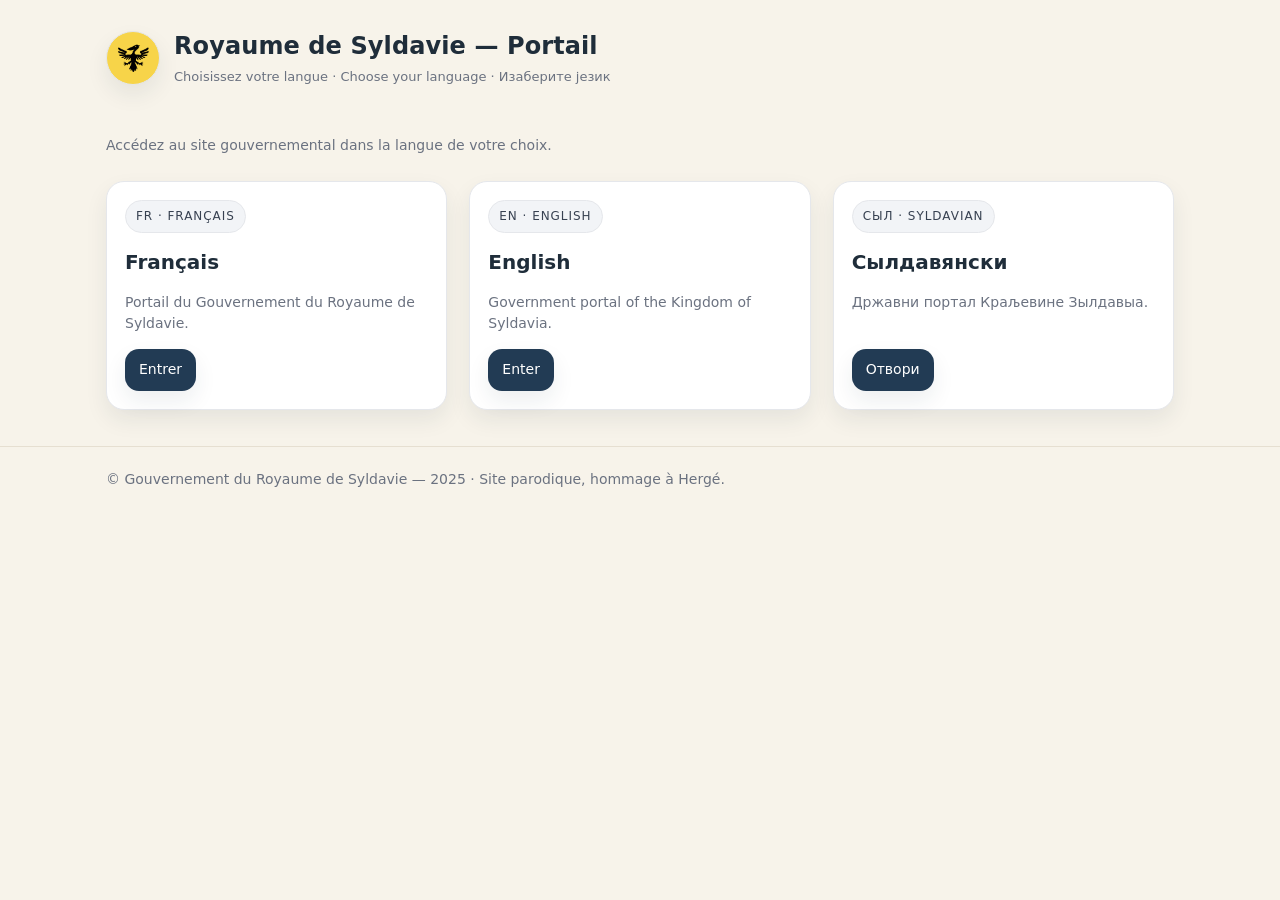
<file: index.html>
<!DOCTYPE html>
<html lang="fr">
<head>
  <meta charset="utf-8" />
  <meta name="viewport" content="width=device-width, initial-scale=1" />
  <title>Royaume de Syldavie — Portail</title>
  <meta name="description" content="Portail d’accès aux versions Français, English et Syldavian du site du Royaume de Syldavie." />
  <link rel="icon" type="image/png" href="images/favicon.png" />
  <meta name="color-scheme" content="light only" />
  <style>
    :root{
      --ink:#1f2d3a; --paper:#f7f3ea; --card:#ffffff; --gold:#f7d449;
      --muted:#6b7280; --accent:#223b54; --line:#e6dfd1;
      --shadow:0 10px 22px rgba(31,45,58,.08);
      --radius:18px;
    }
    *{box-sizing:border-box}
    html,body{margin:0;padding:0;background:var(--paper);color:var(--ink);
      font:16px/1.55 system-ui,-apple-system,Segoe UI,Roboto,"Noto Sans",Arial,"Helvetica Neue",sans-serif}
    a{color:inherit;text-decoration:none}
    .container{max-width:1100px;margin:auto;padding:0 16px}

    /* Header */
    header{padding:28px 0}
    .head{display:flex;align-items:center;justify-content:space-between;gap:18px;flex-wrap:wrap}
    .brand{display:flex;align-items:center;gap:14px}
    .crest{width:54px;height:54px;border-radius:50%;background:var(--gold);display:grid;place-items:center;
      border:1px solid #e5e7eb;box-shadow:var(--shadow);overflow:hidden}
    .crest img{width:80%;height:80%;object-fit:contain;display:block}
    h1{margin:0;font-size:24px;font-weight:800;letter-spacing:.1px}
    .subtitle{font-size:13px;color:var(--muted);margin-top:2px}

    /* Intro */
    .intro{padding:6px 0 2px 0;color:var(--muted);font-size:14px}

    /* Language grid */
    .grid{display:grid;grid-template-columns:repeat(3,1fr);gap:22px;margin:22px 0 36px}
    .card{background:var(--card);border:1px solid #e5e7eb;border-radius:var(--radius);box-shadow:var(--shadow);padding:18px;display:flex;flex-direction:column;gap:14px;min-height:180px}
    .tag{display:inline-flex;align-items:center;gap:8px;font-size:12px;color:#374151;background:#f2f4f7;border:1px solid #e5e7eb;border-radius:999px;padding:6px 10px;letter-spacing:.08em;text-transform:uppercase;width:max-content}
    .card h2{margin:0;font-size:20px}
    .card p{margin:0;color:var(--muted);font-size:14px}
    .actions{margin-top:auto}
    .btn{display:inline-block;background:var(--accent);color:#fff;border-radius:14px;padding:10px 14px;font-size:14px;box-shadow:var(--shadow)}
    .btn:focus-visible{outline:3px solid #94b4cf;outline-offset:2px}
    .btn.ghost{background:#fff;color:var(--accent);border:1px solid #e5e7eb}

    /* Footer */
    footer{border-top:1px solid var(--line);padding:22px 0;color:var(--muted);font-size:14px}

    /* Responsive */
    @media (max-width:1000px){ .grid{grid-template-columns:1fr 1fr} }
    @media (max-width:640px){ .grid{grid-template-columns:1fr} .subtitle{text-wrap:balance} }
  </style>
</head>
<body>
  <header>
    <div class="container head">
      <div class="brand">
        <div class="crest" aria-hidden="true">
          <img src="images/logo.png" alt="">
        </div>
        <div>
          <h1>Royaume de Syldavie — Portail</h1>
          <div class="subtitle">Choisissez votre langue · Choose your language · Изаберите језик</div>
        </div>
      </div>
    </div>
  </header>

  <main class="container">
    <p class="intro">Accédez au site gouvernemental dans la langue de votre choix.</p>

    <section class="grid" aria-label="Sélecteur de langue">
      <!-- FR -->
      <article class="card">
        <span class="tag" aria-hidden="true">FR · Français</span>
        <h2>Français</h2>
        <p>Portail du Gouvernement du Royaume de Syldavie.</p>
        <div class="actions">
          <a class="btn" href="french/index.html" rel="nofollow">Entrer</a>
        </div>
      </article>

      <!-- EN -->
      <article class="card">
        <span class="tag" aria-hidden="true">EN · English</span>
        <h2>English</h2>
        <p>Government portal of the Kingdom of Syldavia.</p>
        <div class="actions">
          <a class="btn" href="english/index.html" rel="nofollow">Enter</a>
        </div>
      </article>

      <!-- SYLDAVIAN (cyrillique) -->
      <article class="card">
        <span class="tag" aria-hidden="true">СЫЛ · Syldavian</span>
        <h2>Сылдавянски</h2>
        <p>Државни портал Краљевине Зылдавыa.</p>
        <div class="actions">
          <a class="btn" href="syldavian/index.html" rel="nofollow">Отвори</a>
        </div>
      </article>
    </section>
  </main>

  <footer>
    <div class="container">
      © Gouvernement du Royaume de Syldavie — 2025 · Site parodique, hommage à Hergé.
    </div>
  </footer>
</body>
</html>
</file>
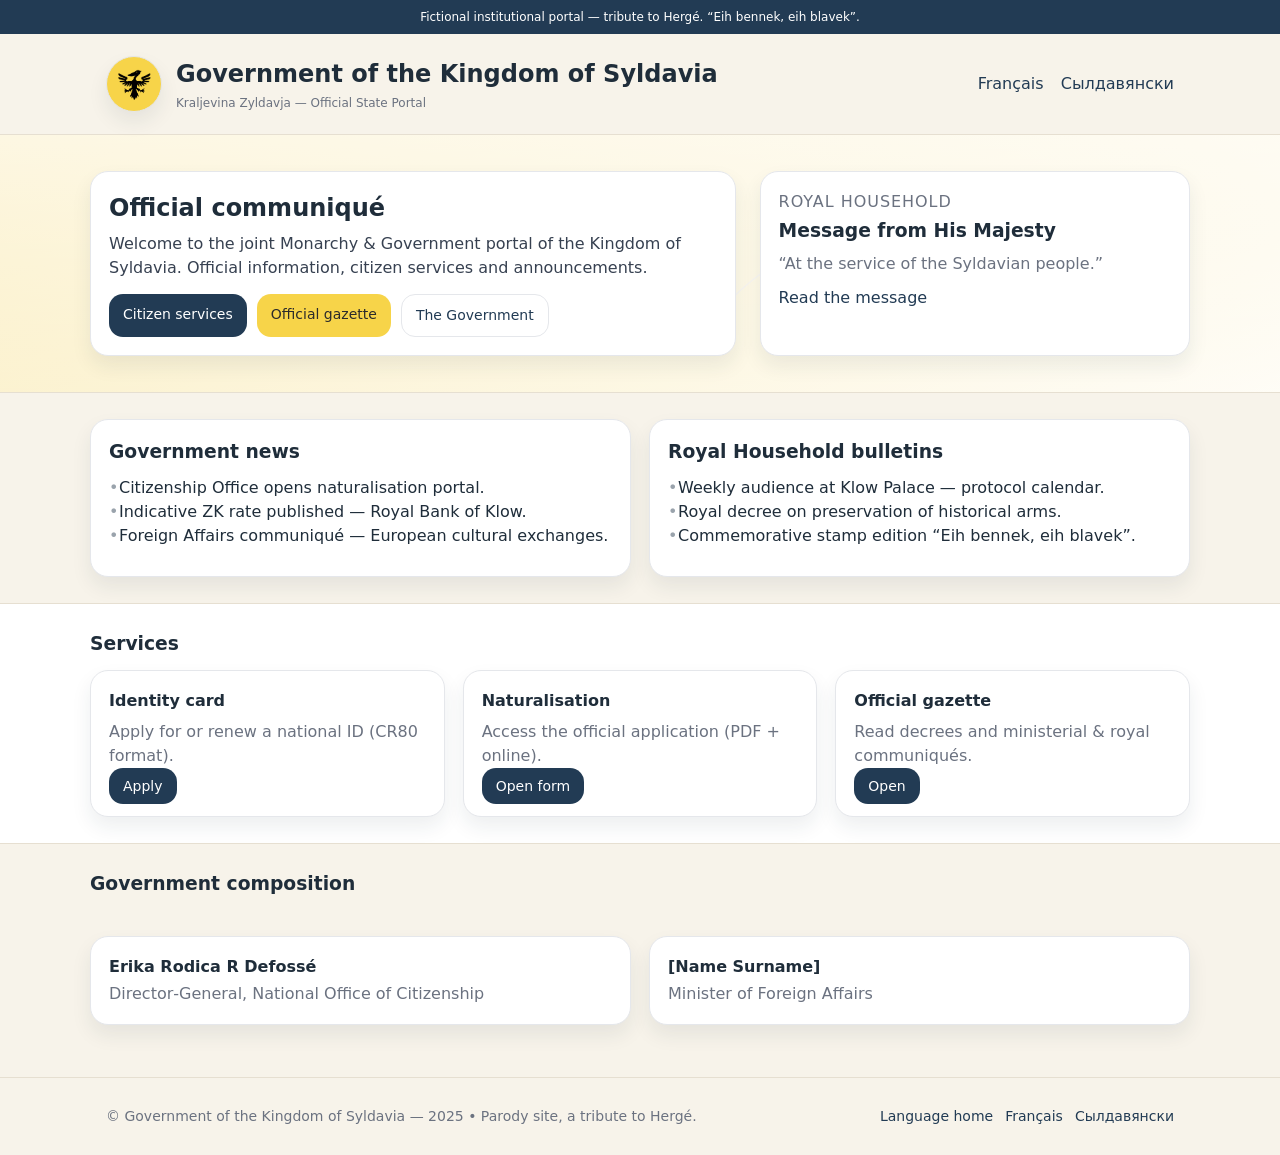
<file: english/index.html>
<!DOCTYPE html>
<html lang="en">
<head>
  <meta charset="utf-8" />
  <meta name="viewport" content="width=device-width, initial-scale=1" />
  <title>Government of the Kingdom of Syldavia</title>
  <meta name="description" content="Official (parody) portal of the Government of the Kingdom of Syldavia." />
  <link rel="icon" type="image/png" href="../images/favicon.png" />
  <style>
    :root{ --ink:#1f2d3a; --paper:#f7f3ea; --card:#ffffff; --gold:#f7d449; --line:#e6dfd1; --muted:#6b7280; --accent:#223b54; --shadow:0 10px 20px rgba(31,45,58,.08); }
    *{box-sizing:border-box} html,body{margin:0;padding:0;background:var(--paper);color:var(--ink);font:16px/1.5 system-ui,Segoe UI,Roboto,Arial,sans-serif}
    a{color:var(--accent);text-decoration:none} a:hover{text-decoration:underline}
    .container{max-width:1100px;margin:auto;padding:0 16px}
    .ribbon{background:var(--accent);color:#fff;font-size:12px;text-align:center;padding:8px}
    header{padding:22px 0}
    .head{display:flex;gap:18px;align-items:center;justify-content:space-between;flex-wrap:wrap}
    .brand{display:flex;gap:14px;align-items:center}
    .crest{width:56px;height:56px;border-radius:50%;background:var(--gold);display:flex;align-items:center;justify-content:center;box-shadow:var(--shadow);border:1px solid #e5e7eb;overflow:hidden}
    .crest img{width:82%;height:82%;object-fit:contain;display:block}
    h1{margin:0;font-size:24px} .subtitle{font-size:12px;color:var(--muted);margin-top:2px}
    .langs a{margin-left:12px}
    .hero{background:linear-gradient(180deg,#ffffffcc,#fff8), url('data:image/svg+xml;utf8,<svg xmlns="http://www.w3.org/2000/svg" width="1600" height="600"><defs><linearGradient id="g" x1="0" y1="0" x2="1" y2="1"><stop stop-color="%23f4d35e" offset="0"/><stop stop-color="%23ffffff" offset="1"/></linearGradient></defs><rect width="100%" height="100%" fill="url(%23g)"/><path d="M180 360c120-140 340-140 460 0 60 70 200 70 260 0 120-140 340-140 460 0" fill="none" stroke="%23eae2d3" stroke-width="2"/></svg>') center/cover no-repeat;border-block:1px solid var(--line)}
    .hero-inner{display:grid;grid-template-columns:1.2fr .8fr;gap:24px;padding:36px 0}
    .card{background:var(--card);border:1px solid #e5e7eb;border-radius:18px;box-shadow:var(--shadow);padding:18px}
    .cta{display:flex;flex-wrap:wrap;gap:10px;margin-top:14px}
    .btn{background:var(--accent);color:#fff;border:none;border-radius:14px;padding:10px 14px;font-size:14px}
    .btn.alt{background:var(--gold);color:#2b2b2b} .btn.ghost{background:#fff;color:var(--accent);border:1px solid #e5e7eb}
    .grid2{display:grid;grid-template-columns:1fr 1fr;gap:18px;padding:26px 0}
    ul.clean{list-style:none;padding:0;margin:10px 0} ul.clean li{padding-left:10px;position:relative} ul.clean li::before{content:"•";position:absolute;left:0;color:#9aa3ac}
    .grid3{display:grid;grid-template-columns:repeat(3,1fr);gap:18px}
    footer{padding:28px 0;border-top:1px solid var(--line);font-size:14px;color:var(--muted);}
    @media (max-width:900px){.hero-inner{grid-template-columns:1fr}.grid2{grid-template-columns:1fr}.grid3{grid-template-columns:1fr}}
  </style>
</head>
<body>
  <div class="ribbon">Fictional institutional portal — tribute to Hergé. “Eih bennek, eih blavek”.</div>

  <header>
    <div class="container head">
      <div class="brand">
        <div class="crest"><img src="../images/logo.png" alt="Syldavia logo"></div>
        <div>
          <h1>Government of the Kingdom of Syldavia</h1>
          <div class="subtitle">Kraljevina Zyldavja — Official State Portal</div>
        </div>
      </div>
      <nav class="langs" aria-label="Languages">
        <a href="../french/index.html">Français</a>
        <a href="../syldavian/index.html">Сылдавянски</a>
      </nav>
    </div>
  </header>

  <section class="hero">
    <div class="container hero-inner">
      <div class="card">
        <h2 style="margin:0 0 6px 0">Official communiqué</h2>
        <p style="margin:0;color:#374151">
          Welcome to the joint Monarchy & Government portal of the Kingdom of Syldavia. Official information, citizen services and announcements.
        </p>
        <div class="cta">
          <a class="btn" href="#services">Citizen services</a>
          <a class="btn alt" href="#gazette">Official gazette</a>
          <a class="btn ghost" href="#gov">The Government</a>
        </div>
      </div>

      <aside class="card">
        <p style="text-transform:uppercase;letter-spacing:.06em;color:#6b7280;margin:0">Royal Household</p>
        <h3 style="margin:.2rem 0 .4rem 0">Message from His Majesty</h3>
        <p style="margin:0;color:#6b7280">“At the service of the Syldavian people.”</p>
        <a href="#royal" style="margin-top:10px;display:inline-block">Read the message</a>
      </aside>
    </div>
  </section>

  <section>
    <div class="container grid2">
      <div class="card">
        <h3 style="margin:0 0 6px 0">Government news</h3>
        <ul class="clean">
          <li>Citizenship Office opens naturalisation portal.</li>
          <li>Indicative ZK rate published — Royal Bank of Klow.</li>
          <li>Foreign Affairs communiqué — European cultural exchanges.</li>
        </ul>
      </div>
      <div class="card">
        <h3 style="margin:0 0 6px 0">Royal Household bulletins</h3>
        <ul class="clean">
          <li>Weekly audience at Klow Palace — protocol calendar.</li>
          <li>Royal decree on preservation of historical arms.</li>
          <li>Commemorative stamp edition “Eih bennek, eih blavek”.</li>
        </ul>
      </div>
    </div>
  </section>

  <section id="services" style="border-block:1px solid var(--line);background:#fff">
    <div class="container" style="padding:26px 0">
      <h3 style="margin:0 0 12px 0">Services</h3>
      <div class="grid3">
        <article class="card">
          <h4 style="margin:0">Identity card</h4>
          <p style="margin:.4rem 0;color:#6b7280">Apply for or renew a national ID (CR80 format).</p>
          <a class="btn" href="id-card.html">Apply</a>
        </article>
        <article class="card">
          <h4 style="margin:0">Naturalisation</h4>
          <p style="margin:.4rem 0;color:#6b7280">Access the official application (PDF + online).</p>
          <a class="btn" href="naturalisation.html">Open form</a>
        </article>
        <article class="card">
          <h4 style="margin:0">Official gazette</h4>
          <p style="margin:.4rem 0;color:#6b7280">Read decrees and ministerial & royal communiqués.</p>
          <a class="btn" href="#gazette">Open</a>
        </article>
      </div>
    </div>
  </section>

  <section id="gov">
    <div class="container" style="padding:26px 0">
      <h3 style="margin:0 0 12px 0">Government composition</h3>
      <div class="grid2">
        <div class="card">
          <p style="margin:0;font-weight:600">Erika Rodica R Defossé</p>
          <p style="margin:.2rem 0 0 0;color:#6b7280">Director‑General, National Office of Citizenship</p>
        </div>
        <div class="card">
          <p style="margin:0;font-weight:600">[Name Surname]</p>
          <p style="margin:.2rem 0 0 0;color:#6b7280">Minister of Foreign Affairs</p>
        </div>
      </div>
    </div>
  </section>

  <footer>
    <div class="container" style="display:flex;gap:12px;align-items:center;justify-content:space-between;flex-wrap:wrap">
      <div>© Government of the Kingdom of Syldavia — 2025 • Parody site, a tribute to Hergé.</div>
      <div style="display:flex;gap:12px">
        <a href="../index.html">Language home</a>
        <a href="../french/index.html">Français</a>
        <a href="../syldavian/index.html">Сылдавянски</a>
      </div>
    </div>
  </footer>
</body>
</html>
</file>
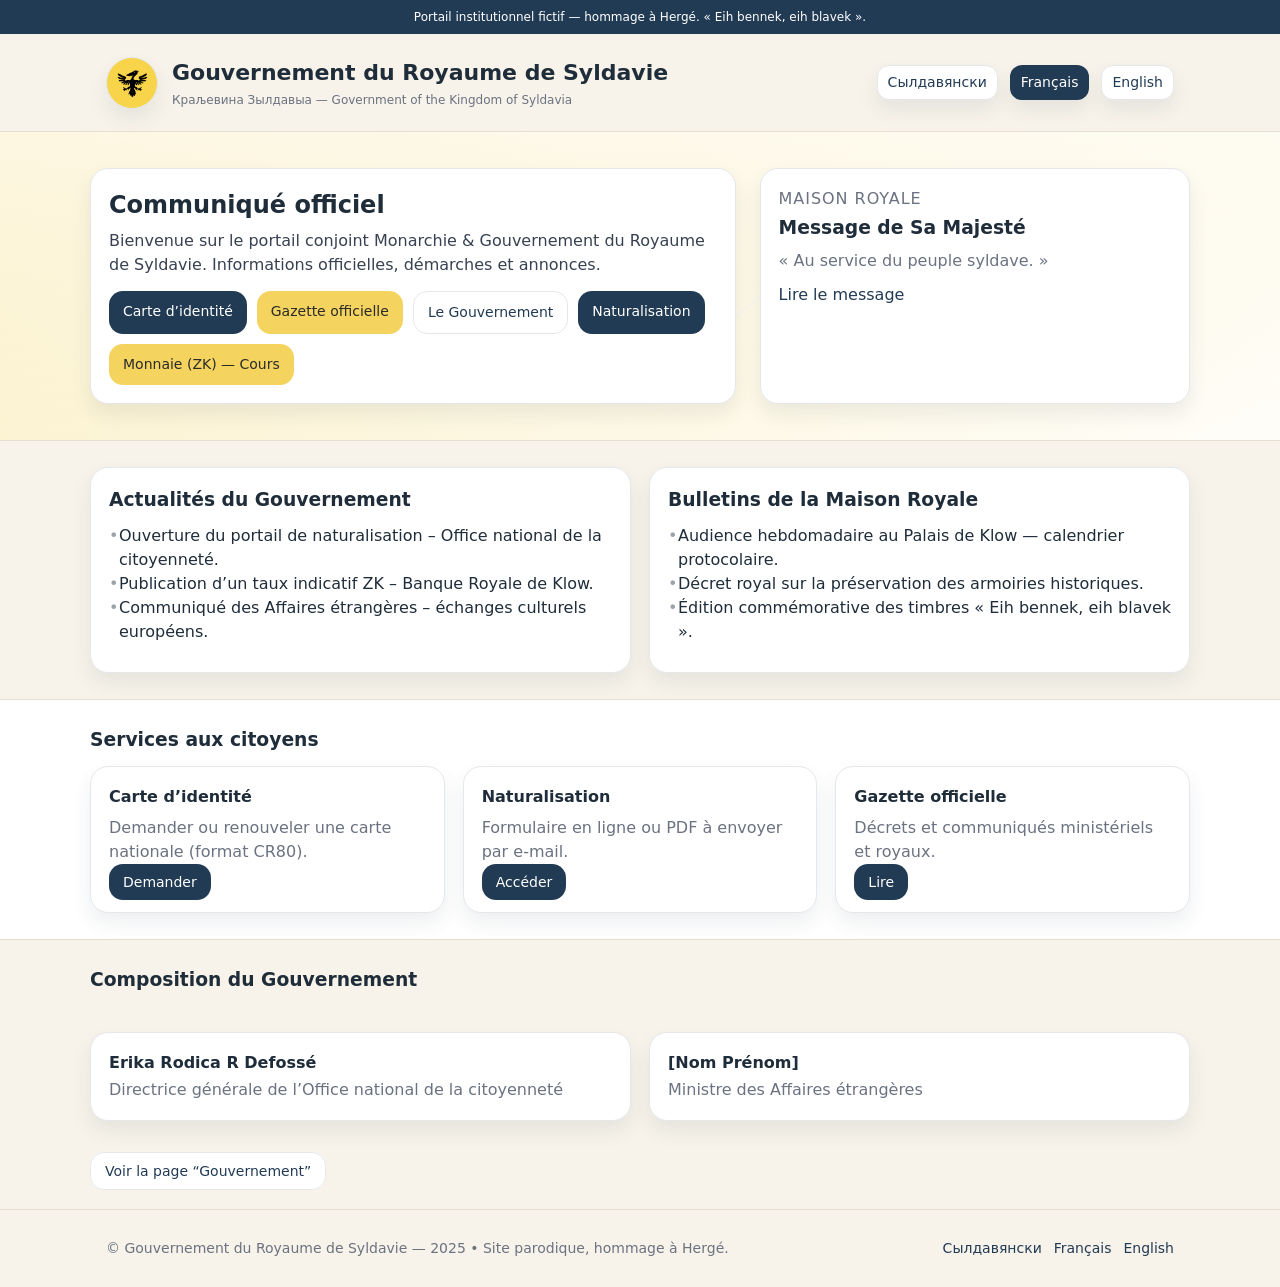
<file: french/index.html>
<!DOCTYPE html>
<html lang="fr">
<head>
  <meta charset="utf-8" />
  <meta name="viewport" content="width=device-width, initial-scale=1" />
  <title>Gouvernement du Royaume de Syldavie</title>
  <meta name="description" content="Portail officiel (parodique) du Gouvernement du Royaume de Syldavie – Краљевина Зылдавыа – Government of the Kingdom of Syldavia." />
  <meta name="color-scheme" content="light only" />
  <link rel="icon" type="image/png" href="../images/favicon.png" />

  <style>
    :root{
      --ink:#1f2d3a; --paper:#f7f3ea; --card:#ffffff; --gold:#f4d35e; --line:#e6dfd1;
      --muted:#6b7280; --accent:#223b54; --shadow:0 10px 20px rgba(31,45,58,.08);
    }
    *{box-sizing:border-box}
    html,body{margin:0;padding:0;background:var(--paper);color:var(--ink);font:16px/1.5 system-ui, -apple-system, Segoe UI, Roboto, "Noto Sans", Arial, "Helvetica Neue", sans-serif}
    a{color:var(--accent);text-decoration:none}
    a:hover{text-decoration:underline}
    .container{max-width:1100px;margin:auto;padding:0 16px}
    .ribbon{background:var(--accent);color:#fff;font-size:12px;text-align:center;padding:8px 10px}
    header{padding:22px 0}
    .head{
      display:flex;gap:18px;align-items:center;justify-content:space-between;flex-wrap:wrap
    }

    /* Petit rond (blason) avec image logo.png */
    .crest{
      width:52px;height:52px;border-radius:50%;
      background:#f7d449; /* jaune demandé */
      display:flex;align-items:center;justify-content:center;
      box-shadow:var(--shadow);border:1px solid #e5e7eb;overflow:hidden
    }
    .crest img{
      width:80%;height:80%;object-fit:contain;display:block
    }

    h1{margin:0;font-size:22px}
    .subtitle{font-size:12px;color:var(--muted);margin-top:2px}

    /* Language links (ancres au lieu de boutons) */
    .langs{display:flex;gap:12px;font-size:14px}
    .langs a{
      border:1px solid #e5e7eb;background:#fff;border-radius:12px;
      padding:6px 10px;box-shadow:var(--shadow)
    }
    .langs a[aria-current="page"]{
      background:var(--accent);color:#fff;border-color:transparent
    }

    /* Hero */
    .hero{
      background:
        linear-gradient(180deg,#ffffffcc,#fff8),
        url('data:image/svg+xml;utf8,<svg xmlns="http://www.w3.org/2000/svg" width="1600" height="600"><defs><linearGradient id="g" x1="0" y1="0" x2="1" y2="1"><stop stop-color="%23f4d35e" offset="0"/><stop stop-color="%23ffffff" offset="1"/></linearGradient></defs><rect width="100%" height="100%" fill="url(%23g)"/><path d="M180 360c120-140 340-140 460 0 60 70 200 70 260 0 120-140 340-140 460 0" fill="none" stroke="%23eae2d3" stroke-width="2"/></svg>')
        center/cover no-repeat;
      border-block:1px solid var(--line)
    }
    .hero-inner{display:grid;grid-template-columns:1.2fr .8fr;gap:24px;padding:36px 0}
    .card{background:var(--card);border:1px solid #e5e7eb;border-radius:18px;box-shadow:var(--shadow);padding:18px}
    .cta{display:flex;flex-wrap:wrap;gap:10px;margin-top:14px}
    .btn{background:var(--accent);color:#fff;border:none;border-radius:14px;padding:10px 14px;font-size:14px;cursor:pointer}
    .btn.alt{background:var(--gold);color:#2b2b2b}
    .btn.ghost{background:#fff;color:var(--accent);border:1px solid #e5e7eb}

    /* Two columns news */
    .grid2{display:grid;grid-template-columns:1fr 1fr;gap:18px;padding:26px 0}
    ul.clean{list-style:none;padding:0;margin:10px 0}
    ul.clean li{padding-left:10px;position:relative}
    ul.clean li::before{content:"•";position:absolute;left:0;color:#9aa3ac}

    /* Services */
    .grid3{display:grid;grid-template-columns:repeat(3,1fr);gap:18px}
    .service .btn{margin-top:10px}

    /* Footer */
    footer{padding:28px 0;border-top:1px solid var(--line);font-size:14px;color:var(--muted);}

    @media (max-width:900px){
      .hero-inner{grid-template-columns:1fr}
      .grid2{grid-template-columns:1fr}
      .grid3{grid-template-columns:1fr}
    }
  </style>
</head>
<body>
  <div class="ribbon" id="metaRibbon">Portail institutionnel fictif — hommage à Hergé. « Eih bennek, eih blavek ».</div>

  <header>
    <div class="container head">
      <div style="display:flex;gap:14px;align-items:center">
        <div class="crest" aria-hidden="true">
          <!-- Logo rond -->
          <img src="../images/logo.png" alt="Logo du Royaume de Syldavie">
        </div>
        <div>
          <h1 id="siteTitle">Gouvernement du Royaume de Syldavie</h1>
          <div class="subtitle" id="siteSubtitle">Краљевина Зылдавыа — Government of the Kingdom of Syldavia</div>
        </div>
      </div>

      <!-- Liens de langue (version dossiers) -->
      <nav class="langs" aria-label="Choix de la langue">
        <a href="../syldavian/index.html" id="lang-syl">Сылдавянски</a>
        <a href="../french/index.html" id="lang-fr" aria-current="page">Français</a>
        <a href="../english/index.html" id="lang-en">English</a>
      </nav>
    </div>
  </header>

  <!-- HERO -->
  <section class="hero">
    <div class="container hero-inner">
      <div class="card">
        <h2 id="heroTitle" style="margin:0 0 6px 0">Communiqué officiel</h2>
        <p id="heroLead" style="margin:0;color:#374151">
          Bienvenue sur le portail conjoint Monarchie & Gouvernement du Royaume de Syldavie. Informations officielles, démarches et annonces.
        </p>
        <div class="cta">
          <!-- LIENS MIS À JOUR -->
          <a class="btn" href="id-card.html" id="ctaCitizenship">Carte d’identité</a>
          <a class="btn alt" href="gazette.html" id="ctaGazette">Gazette officielle</a>
          <a class="btn ghost" href="gov.html" id="ctaGovernment">Le Gouvernement</a>
          <a class="btn" href="naturalisation.html" id="ctaNatural">Naturalisation</a>
          <a class="btn alt" href="currency.html" id="ctaCurrency">Monnaie (ZK) — Cours</a>
        </div>
      </div>

      <aside class="card" id="royalPanel">
        <p style="text-transform:uppercase;letter-spacing:.06em;color:#6b7280;margin:0" id="royalLabel">Maison royale</p>
        <h3 style="margin:.2rem 0 .4rem 0" id="royalTitle">Message de Sa Majesté</h3>
        <p style="margin:0;color:#6b7280" id="royalQuote">« Au service du peuple syldave. »</p>
        <a href="gazette.html" style="margin-top:10px;display:inline-block" id="royalLink">Lire le message</a>
      </aside>
    </div>
  </section>

  <!-- NEWS -->
  <section>
    <div class="container grid2">
      <div class="card">
        <h3 id="govNewsTitle" style="margin:0 0 6px 0">Actualités du Gouvernement</h3>
        <ul class="clean" id="govNewsList">
          <li>Ouverture du portail de naturalisation – Office national de la citoyenneté.</li>
          <li>Publication d’un taux indicatif ZK – Banque Royale de Klow.</li>
          <li>Communiqué des Affaires étrangères – échanges culturels européens.</li>
        </ul>
      </div>
      <div class="card">
        <h3 id="royalNewsTitle" style="margin:0 0 6px 0">Bulletins de la Maison Royale</h3>
        <ul class="clean" id="royalNewsList">
          <li>Audience hebdomadaire au Palais de Klow — calendrier protocolaire.</li>
          <li>Décret royal sur la préservation des armoiries historiques.</li>
          <li>Édition commémorative des timbres « Eih bennek, eih blavek ».</li>
        </ul>
      </div>
    </div>
  </section>

  <!-- SERVICES -->
  <section id="services" style="border-block:1px solid var(--line);background:#fff">
    <div class="container" style="padding:26px 0">
      <h3 style="margin:0 0 12px 0" id="servicesTitle">Services aux citoyens</h3>
      <div class="grid3">
        <article class="card service">
          <h4 id="cardIDTitle" style="margin:0">Carte d’identité</h4>
          <p id="cardIDDesc" style="margin:.4rem 0;color:#6b7280">Demander ou renouveler une carte nationale (format CR80).</p>
          <a class="btn" href="id-card.html" id="cardIDCTA">Demander</a>
        </article>
        <article class="card service">
          <h4 id="naturalTitle" style="margin:0">Naturalisation</h4>
          <p id="naturalDesc" style="margin:.4rem 0;color:#6b7280">Formulaire en ligne ou PDF à envoyer par e-mail.</p>
          <a class="btn" href="naturalisation.html" id="naturalCTA">Accéder</a>
        </article>
        <article class="card service">
          <h4 id="gazetteTitle" style="margin:0">Gazette officielle</h4>
          <p id="gazetteDesc" style="margin:.4rem 0;color:#6b7280">Décrets et communiqués ministériels et royaux.</p>
          <a class="btn" href="gazette.html" id="gazetteCTA">Lire</a>
        </article>
      </div>
    </div>
  </section>

  <!-- GOVERNMENT (teaser, tu as aussi la page gov.html) -->
  <section id="gov">
    <div class="container" style="padding:26px 0">
      <h3 id="govTitle" style="margin:0 0 12px 0">Composition du Gouvernement</h3>
      <div class="grid2">
        <div class="card">
          <p style="margin:0;font-weight:600">Erika Rodica R Defossé</p>
          <p style="margin:.2rem 0 0 0;color:#6b7280" id="erikaRole">Directrice générale de l’Office national de la citoyenneté</p>
        </div>
        <div class="card">
          <p style="margin:0;font-weight:600">[Nom Prénom]</p>
          <p style="margin:.2rem 0 0 0;color:#6b7280" id="fatherRole">Ministre des Affaires étrangères</p>
        </div>
      </div>
      <div style="margin-top:12px">
        <a class="btn ghost" href="gov.html">Voir la page “Gouvernement”</a>
      </div>
    </div>
  </section>

  <footer>
    <div class="container" style="display:flex;gap:12px;align-items:center;justify-content:space-between;flex-wrap:wrap">
      <div id="footerNote">© Gouvernement du Royaume de Syldavie — 2025 • Site parodique, hommage à Hergé.</div>
      <div style="display:flex;gap:12px">
        <a href="../syldavian/index.html" id="footSyl">Сылдавянски</a>
        <a href="../french/index.html" id="footFr" aria-current="page">Français</a>
        <a href="../english/index.html" id="footEn">English</a>
      </div>
    </div>
  </footer>
</body>
</html>
</file>
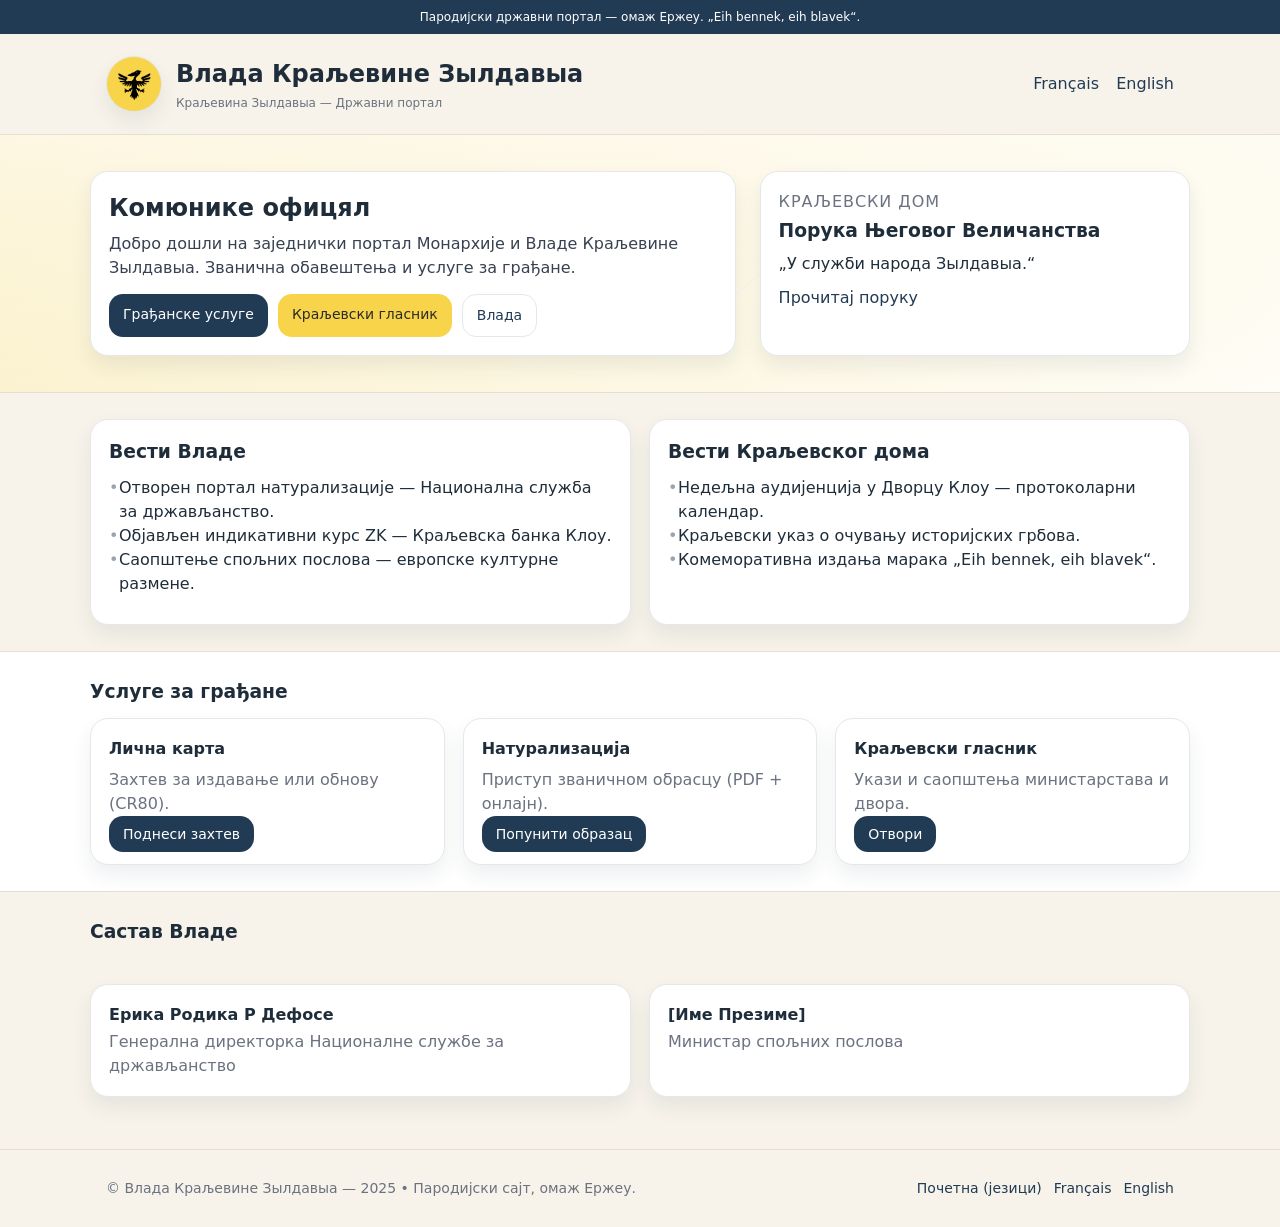
<file: syldavian/index.html>
<!DOCTYPE html>
<html lang="sr">
<head>
  <meta charset="utf-8" />
  <meta name="viewport" content="width=device-width, initial-scale=1" />
  <title>Влада Краљевине Зылдавыa</title>
  <meta name="description" content="Званични (пародијски) портал Краљевине Зылдавыa." />
  <link rel="icon" type="image/png" href="../images/favicon.png" />
  <style>
    :root{ --ink:#1f2d3a; --paper:#f7f3ea; --card:#ffffff; --gold:#f7d449; --line:#e6dfd1; --muted:#6b7280; --accent:#223b54; --shadow:0 10px 20px rgba(31,45,58,.08); }
    *{box-sizing:border-box} html,body{margin:0;padding:0;background:var(--paper);color:var(--ink);font:16px/1.5 system-ui,Segoe UI,Roboto,Arial,sans-serif}
    a{color:var(--accent);text-decoration:none} a:hover{text-decoration:underline}
    .container{max-width:1100px;margin:auto;padding:0 16px}
    .ribbon{background:var(--accent);color:#fff;font-size:12px;text-align:center;padding:8px}
    header{padding:22px 0}
    .head{display:flex;gap:18px;align-items:center;justify-content:space-between;flex-wrap:wrap}
    .brand{display:flex;gap:14px;align-items:center}
    .crest{width:56px;height:56px;border-radius:50%;background:var(--gold);display:flex;align-items:center;justify-content:center;box-shadow:var(--shadow);border:1px solid #e5e7eb;overflow:hidden}
    .crest img{width:82%;height:82%;object-fit:contain;display:block}
    h1{margin:0;font-size:24px} .subtitle{font-size:12px;color:var(--muted);margin-top:2px}
    .langs a{margin-left:12px}
    .hero{background:linear-gradient(180deg,#ffffffcc,#fff8), url('data:image/svg+xml;utf8,<svg xmlns="http://www.w3.org/2000/svg" width="1600" height="600"><defs><linearGradient id="g" x1="0" y1="0" x2="1" y2="1"><stop stop-color="%23f4d35e" offset="0"/><stop stop-color="%23ffffff" offset="1"/></linearGradient></defs><rect width="100%" height="100%" fill="url(%23g)"/><path d="M180 360c120-140 340-140 460 0 60 70 200 70 260 0 120-140 340-140 460 0" fill="none" stroke="%23eae2d3" stroke-width="2"/></svg>') center/cover no-repeat;border-block:1px solid var(--line)}
    .hero-inner{display:grid;grid-template-columns:1.2fr .8fr;gap:24px;padding:36px 0}
    .card{background:var(--card);border:1px solid #e5e7eb;border-radius:18px;box-shadow:var(--shadow);padding:18px}
    .cta{display:flex;flex-wrap:wrap;gap:10px;margin-top:14px}
    .btn{background:var(--accent);color:#fff;border:none;border-radius:14px;padding:10px 14px;font-size:14px}
    .btn.alt{background:var(--gold);color:#2b2b2b} .btn.ghost{background:#fff;color:var(--accent);border:1px solid #e5e7eb}
    .grid2{display:grid;grid-template-columns:1fr 1fr;gap:18px;padding:26px 0}
    ul.clean{list-style:none;padding:0;margin:10px 0} ul.clean li{padding-left:10px;position:relative} ul.clean li::before{content:"•";position:absolute;left:0;color:#9aa3ac}
    .grid3{display:grid;grid-template-columns:repeat(3,1fr);gap:18px}
    footer{padding:28px 0;border-top:1px solid var(--line);font-size:14px;color:var(--muted);}
    @media (max-width:900px){.hero-inner{grid-template-columns:1fr}.grid2{grid-template-columns:1fr}.grid3{grid-template-columns:1fr}}
  </style>
</head>
<body>
  <div class="ribbon">Пародијски државни портал — омаж Ержеу. „Eih bennek, eih blavek“.</div>

  <header>
    <div class="container head">
      <div class="brand">
        <div class="crest"><img src="../images/logo.png" alt="Знак Зылдавыa"></div>
        <div>
          <h1>Влада Краљевине Зылдавыa</h1>
          <div class="subtitle">Краљевина Зылдавыa — Државни портал</div>
        </div>
      </div>
      <nav class="langs" aria-label="Језици">
        <a href="../french/index.html">Français</a>
        <a href="../english/index.html">English</a>
      </nav>
    </div>
  </header>

  <section class="hero">
    <div class="container hero-inner">
      <div class="card">
        <h2 style="margin:0 0 6px 0">Комюнике офицял</h2>
        <p style="margin:0;color:#374151">
          Добро дошли на заједнички портал Монархије и Владе Краљевине Зылдавыa. Званична обавештења и услуге за грађане.
        </p>
        <div class="cta">
          <a class="btn" href="#services">Грађанске услуге</a>
          <a class="btn alt" href="#gazette">Краљевски гласник</a>
          <a class="btn ghost" href="#gov">Влада</a>
        </div>
      </div>

      <aside class="card">
        <p style="text-transform:uppercase;letter-spacing:.06em;color:#6b7280;margin:0">Краљевски дом</p>
        <h3 style="margin:.2rem 0 .4rem 0">Порука Његовог Величанства</h3>
        <p style="margin:0;color:#6б7280">„У служби народа Зылдавыa.“</p>
        <a href="#royal" style="margin-top:10px;display:inline-block">Прочитај поруку</a>
      </aside>
    </div>
  </section>

  <section>
    <div class="container grid2">
      <div class="card">
        <h3 style="margin:0 0 6px 0">Вести Владе</h3>
        <ul class="clean">
          <li>Отворен портал натурализације — Национална служба за држављанство.</li>
          <li>Објављен индикативни курс ZK — Краљевска банка Клоу.</li>
          <li>Саопштење спољних послова — европске културне размене.</li>
        </ul>
      </div>
      <div class="card">
        <h3 style="margin:0 0 6px 0">Вести Краљевског дома</h3>
        <ul class="clean">
          <li>Недељна аудијенција у Дворцу Клоу — протоколарни календар.</li>
          <li>Краљевски указ о очувању историјских грбова.</li>
          <li>Комеморативна издања марака „Eih bennek, eih blavek“.</li>
        </ul>
      </div>
    </div>
  </section>

  <section id="services" style="border-block:1px solid var(--line);background:#fff">
    <div class="container" style="padding:26px 0">
      <h3 style="margin:0 0 12px 0">Услуге за грађане</h3>
      <div class="grid3">
        <article class="card">
          <h4 style="margin:0">Лична карта</h4>
          <p style="margin:.4rem 0;color:#6b7280">Захтев за издавање или обнову (CR80).</p>
          <a class="btn" href="id-card.html">Поднеси захтев</a>
        </article>
        <article class="card">
          <h4 style="margin:0">Натурализација</h4>
          <p style="margin:.4rem 0;color:#6b7280">Приступ званичном обрасцу (PDF + онлајн).</p>
          <a class="btn" href="naturalisation.html">Попунити образац</a>
        </article>
        <article class="card">
          <h4 style="margin:0">Краљевски гласник</h4>
          <p style="margin:.4rem 0;color:#6b7280">Укази и саопштења министарстава и двора.</p>
          <a class="btn" href="#gazette">Отвори</a>
        </article>
      </div>
    </div>
  </section>

  <section id="gov">
    <div class="container" style="padding:26px 0">
      <h3 style="margin:0 0 12px 0">Састав Владе</h3>
      <div class="grid2">
        <div class="card">
          <p style="margin:0;font-weight:600">Ерика Родика Р Дефосе</p>
          <p style="margin:.2rem 0 0 0;color:#6b7280">Генерална директорка Националне службе за држављанство</p>
        </div>
        <div class="card">
          <p style="margin:0;font-weight:600">[Име Презиме]</p>
          <p style="margin:.2rem 0 0 0;color:#6b7280">Министар спољних послова</p>
        </div>
      </div>
    </div>
  </section>

  <footer>
    <div class="container" style="display:flex;gap:12px;align-items:center;justify-content:space-between;flex-wrap:wrap">
      <div>© Влада Краљевине Зылдавыa — 2025 • Пародијски сајт, омаж Ержеу.</div>
      <div style="display:flex;gap:12px">
        <a href="../index.html">Почетна (језици)</a>
        <a href="../french/index.html">Français</a>
        <a href="../english/index.html">English</a>
      </div>
    </div>
  </footer>
</body>
</html>
</file>
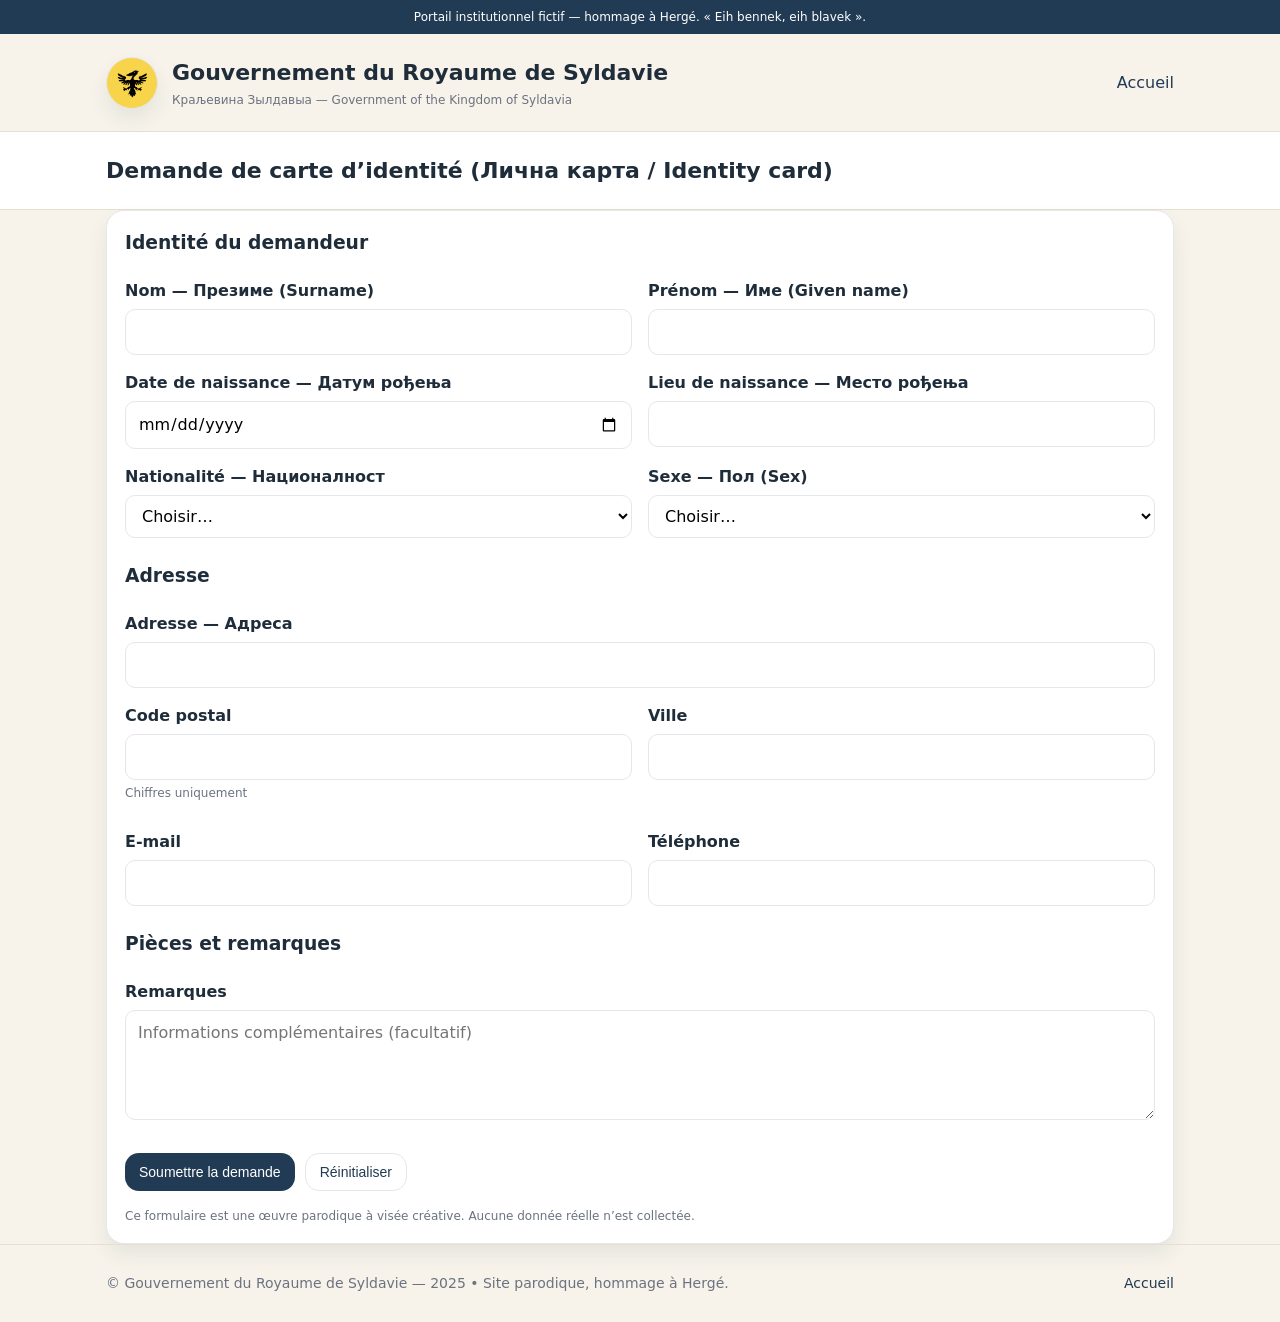
<file: id-card.html>
<!DOCTYPE html>
<html lang="fr">
<head>
  <meta charset="utf-8" />
  <meta name="viewport" content="width=device-width, initial-scale=1" />
  <title>Demande de carte d’identité — Royaume de Syldavie</title>
  <meta name="description" content="Formulaire officiel (parodique) de demande de carte d’identité du Royaume de Syldavie." />
  <meta name="color-scheme" content="light only" />
  <link rel="icon" type="image/png" href="images/favicon.png" />
  <style>
    :root{
      --ink:#1f2d3a; --paper:#f7f3ea; --card:#ffffff; --gold:#f7d449; --line:#e6dfd1;
      --muted:#6b7280; --accent:#223b54; --shadow:0 10px 20px rgba(31,45,58,.08);
    }
    *{box-sizing:border-box}
    html,body{margin:0;padding:0;background:var(--paper);color:var(--ink);font:16px/1.5 system-ui,-apple-system,Segoe UI,Roboto,"Noto Sans",Arial,"Helvetica Neue",sans-serif}
    a{color:var(--accent);text-decoration:none}
    a:hover{text-decoration:underline}
    .container{max-width:1100px;margin:auto;padding:0 16px}
    .ribbon{background:var(--accent);color:#fff;font-size:12px;text-align:center;padding:8px 10px}
    header{padding:22px 0}
    .head{display:flex;gap:18px;align-items:center;justify-content:space-between;flex-wrap:wrap}
    /* Blason */
    .crest{width:52px;height:52px;border-radius:50%;background:var(--gold);
      display:flex;align-items:center;justify-content:center;box-shadow:var(--shadow);
      border:1px solid #e5e7eb;overflow:hidden}
    .crest img{width:80%;height:80%;object-fit:contain;display:block}
    h1{margin:0;font-size:22px}
    .subtitle{font-size:12px;color:var(--muted);margin-top:2px}
    /* Page title */
    .pagetitle{padding:10px 0;border-top:1px solid var(--line);border-bottom:1px solid var(--line);background:#fff}
    .pagetitle h2{margin:12px 0;font-size:22px}
    main{padding:24px 0}
    .card{background:var(--card);border:1px solid #e5e7eb;border-radius:18px;box-shadow:var(--shadow);padding:18px}
    /* Form */
    form{display:grid;grid-template-columns:1fr 1fr;gap:16px}
    .full{grid-column:1 / -1}
    label{display:block;font-weight:600;margin-bottom:6px}
    .hint{font-size:12px;color:var(--muted);margin-top:4px}
    input,select,textarea{
      width:100%;padding:10px 12px;border:1px solid #e5e7eb;border-radius:10px;background:#fff;font:inherit
    }
    textarea{min-height:110px;resize:vertical}
    .row{display:flex;gap:12px}
    .actions{display:flex;gap:10px;margin-top:10px}
    .btn{background:var(--accent);color:#fff;border:none;border-radius:14px;padding:10px 14px;font-size:14px;cursor:pointer}
    .btn.ghost{background:#fff;color:var(--accent);border:1px solid #e5e7eb}
    .disclaimer{font-size:12px;color:var(--muted)}
    footer{padding:28px 0;border-top:1px solid var(--line);font-size:14px;color:var(--muted)}
    @media (max-width:900px){
      form{grid-template-columns:1fr}
    }
  </style>
</head>
<body>
  <div class="ribbon">Portail institutionnel fictif — hommage à Hergé. « Eih bennek, eih blavek ».</div>

  <header>
    <div class="container head">
      <div style="display:flex;gap:14px;align-items:center">
        <div class="crest" aria-hidden="true">
          <img src="images/logo.png" alt="Blason du Royaume de Syldavie">
        </div>
        <div>
          <h1>Gouvernement du Royaume de Syldavie</h1>
          <div class="subtitle">Краљевина Зылдавыa — Government of the Kingdom of Syldavia</div>
        </div>
      </div>
      <nav>
        <a href="index.html">Accueil</a>
      </nav>
    </div>
  </header>

  <div class="pagetitle">
    <div class="container">
      <h2>Demande de carte d’identité (Лична карта / Identity card)</h2>
    </div>
  </div>

  <main class="container">
    <div class="card">
      <form action="#" method="post" novalidate>
        <!-- Identité -->
        <div class="full"><h3 style="margin:0 0 6px 0">Identité du demandeur</h3></div>

        <div>
          <label for="surname">Nom — Презиме (Surname)</label>
          <input id="surname" name="surname" required autocomplete="family-name" />
        </div>

        <div>
          <label for="given">Prénom — Име (Given name)</label>
          <input id="given" name="given" required autocomplete="given-name" />
        </div>

        <div>
          <label for="birthDate">Date de naissance — Датум рођења</label>
          <input id="birthDate" name="birthDate" type="date" required />
        </div>

        <div>
          <label for="birthPlace">Lieu de naissance — Место рођења</label>
          <input id="birthPlace" name="birthPlace" required />
        </div>

        <div>
          <label for="nationality">Nationalité — Националност</label>
          <select id="nationality" name="nationality" required>
            <option value="" selected disabled>Choisir…</option>
            <option>Syldavie</option>
            <option>Belgique</option>
            <option>France</option>
            <option>Autre</option>
          </select>
        </div>

        <div>
          <label for="sex">Sexe — Пол (Sex)</label>
          <select id="sex" name="sex" required>
            <option value="" selected disabled>Choisir…</option>
            <option value="F">F — Женски</option>
            <option value="M">M — Мушки</option>
            <option value="X">X — Непознато / Non spécifié</option>
          </select>
        </div>

        <!-- Adresse -->
        <div class="full"><h3 style="margin:8px 0 6px 0">Adresse</h3></div>

        <div class="full">
          <label for="street">Adresse — Адреса</label>
          <input id="street" name="street" autocomplete="address-line1" />
        </div>

        <div>
          <label for="zip">Code postal</label>
          <input id="zip" name="zip" inputmode="numeric" pattern="[0-9]{3,10}" />
          <p class="hint">Chiffres uniquement</p>
        </div>

        <div>
          <label for="city">Ville</label>
          <input id="city" name="city" />
        </div>

        <div>
          <label for="email">E-mail</label>
          <input id="email" name="email" type="email" autocomplete="email" />
        </div>

        <div>
          <label for="phone">Téléphone</label>
          <input id="phone" name="phone" type="tel" autocomplete="tel" />
        </div>

        <!-- Pièces -->
        <div class="full"><h3 style="margin:8px 0 6px 0">Pièces et remarques</h3></div>

        <div class="full">
          <label for="notes">Remarques</label>
          <textarea id="notes" name="notes" placeholder="Informations complémentaires (facultatif)"></textarea>
        </div>

        <div class="full actions">
          <button class="btn" type="submit">Soumettre la demande</button>
          <button class="btn ghost" type="reset">Réinitialiser</button>
        </div>

        <div class="full disclaimer">
          Ce formulaire est une œuvre parodique à visée créative. Aucune donnée réelle n’est collectée.
        </div>
      </form>
    </div>
  </main>

  <footer>
    <div class="container" style="display:flex;gap:12px;align-items:center;justify-content:space-between;flex-wrap:wrap">
      <div>© Gouvernement du Royaume de Syldavie — 2025 • Site parodique, hommage à Hergé.</div>
      <div style="display:flex;gap:12px">
        <a href="index.html">Accueil</a>
      </div>
    </div>
  </footer>
</body>
</html>
</file>
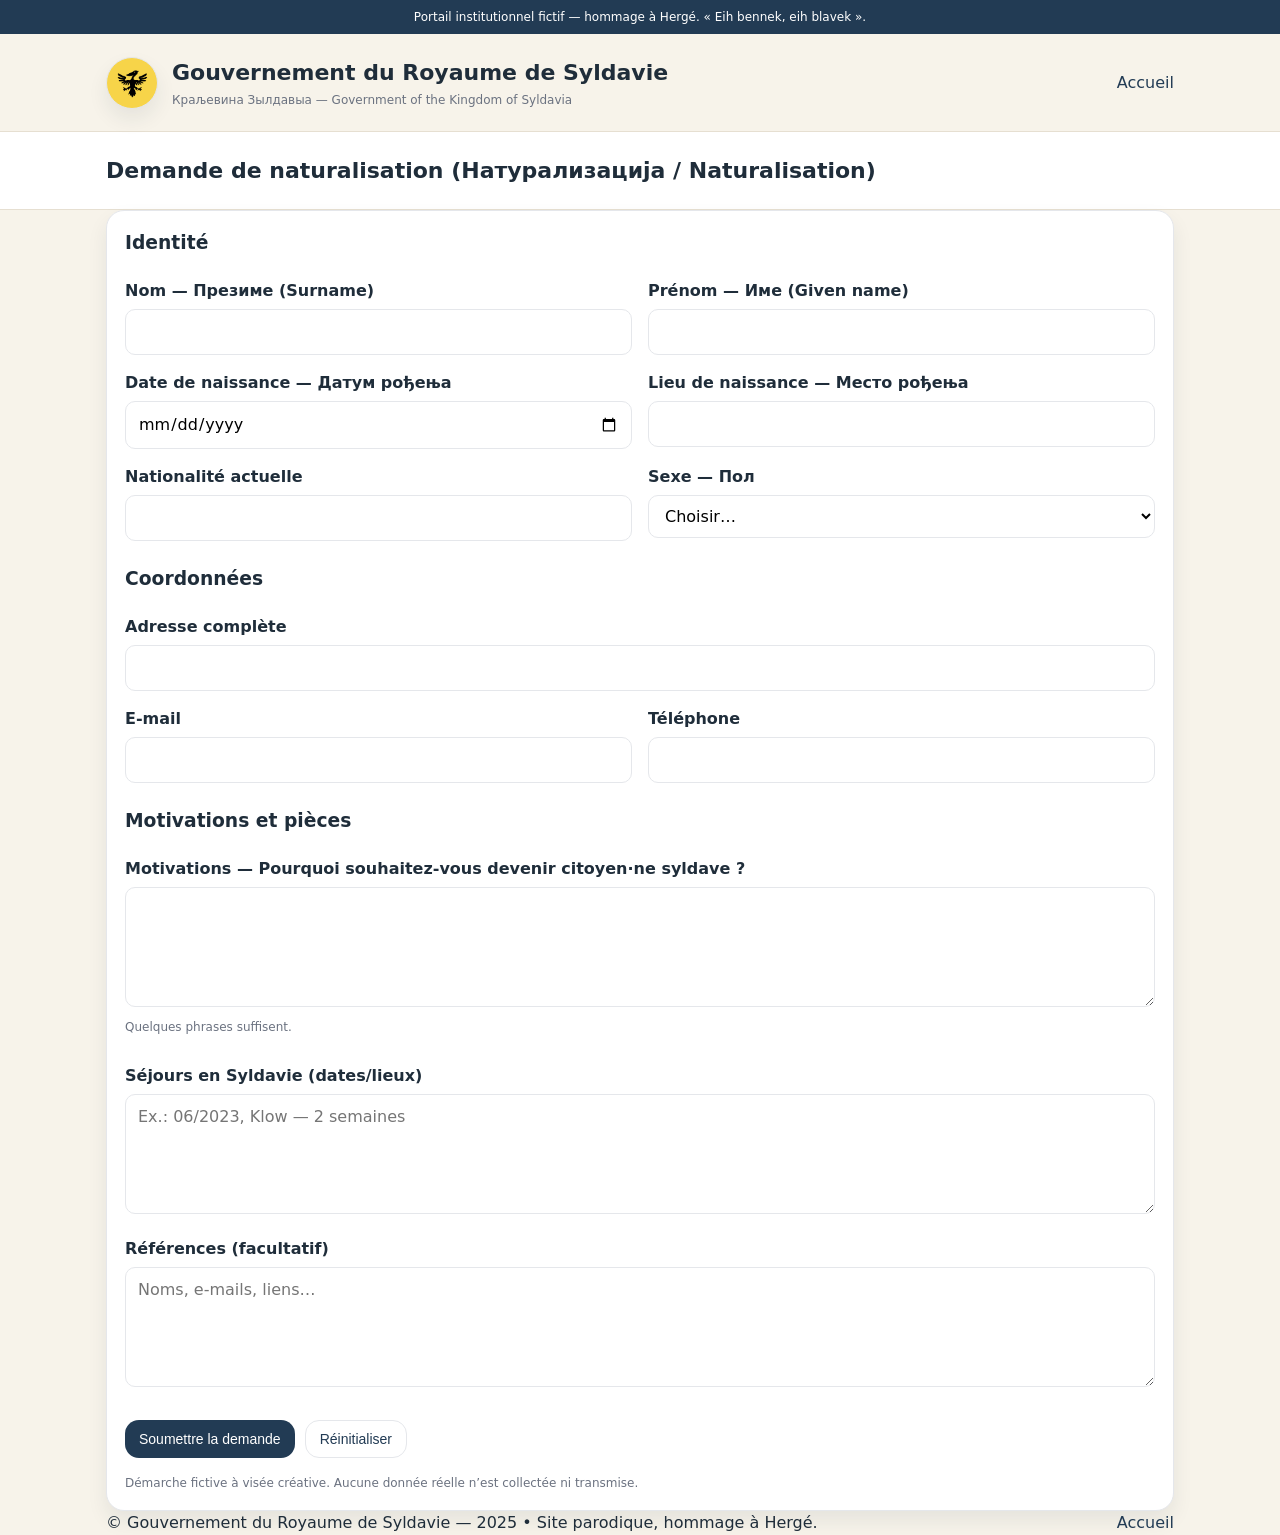
<file: naturalisation.html>
<!DOCTYPE html>
<html lang="fr">
<head>
  <meta charset="utf-8" />
  <meta name="viewport" content="width=device-width, initial-scale=1" />
  <title>Demande de naturalisation — Royaume de Syldavie</title>
  <meta name="description" content="Formulaire officiel (parodique) de naturalisation du Royaume de Syldavie." />
  <meta name="color-scheme" content="light only" />
  <link rel="icon" type="image/png" href="images/favicon.png" />
  <style>
    :root{
      --ink:#1f2d3a; --paper:#f7f3ea; --card:#ffffff; --gold:#f7d449; --line:#e6dfd1;
      --muted:#6b7280; --accent:#223b54; --shadow:0 10px 20px rgba(31,45,58,.08);
    }
    *{box-sizing:border-box}
    html,body{margin:0;padding:0;background:var(--paper);color:var(--ink);font:16px/1.5 system-ui,-apple-system,Segoe UI,Roboto,"Noto Sans",Arial,"Helvetica Neue",sans-serif}
    a{color:var(--accent);text-decoration:none}
    a:hover{text-decoration:underline}
    .container{max-width:1100px;margin:auto;padding:0 16px}
    .ribbon{background:var(--accent);color:#fff;font-size:12px;text-align:center;padding:8px 10px}
    header{padding:22px 0}
    .head{display:flex;gap:18px;align-items:center;justify-content:space-between;flex-wrap:wrap}
    .crest{width:52px;height:52px;border-radius:50%;background:var(--gold);
      display:flex;align-items:center;justify-content:center;box-shadow:var(--shadow);
      border:1px solid #e5e7eb;overflow:hidden}
    .crest img{width:80%;height:80%;object-fit:contain;display:block}
    h1{margin:0;font-size:22px}
    .subtitle{font-size:12px;color:var(--muted);margin-top:2px}
    .pagetitle{padding:10px 0;border-top:1px solid var(--line);border-bottom:1px solid var(--line);background:#fff}
    .pagetitle h2{margin:12px 0;font-size:22px}
    main{padding:24px 0}
    .card{background:var(--card);border:1px solid #e5e7eb;border-radius:18px;box-shadow:var(--shadow);padding:18px}
    form{display:grid;grid-template-columns:1fr 1fr;gap:16px}
    .full{grid-column:1 / -1}
    label{display:block;font-weight:600;margin-bottom:6px}
    .hint{font-size:12px;color:var(--muted);margin-top:4px}
    input,select,textarea{
      width:100%;padding:10px 12px;border:1px solid #e5e7eb;border-radius:10px;background:#fff;font:inherit
    }
    textarea{min-height:120px;resize:vertical}
    .actions{display:flex;gap:10px;margin-top:10px}
    .btn{background:var(--accent);color:#fff;border:none;border-radius:14px;padding:10px 14px;font-size:14px;cursor:pointer}
    .btn.ghost{background:#fff;color:var(--accent);border:1px solid #e5e7eb}
    .disclaimer{font-size:12px;color:var(--muted)}
    @media (max-width:900px){
      form{grid-template-columns:1fr}
    }
  </style>
</head>
<body>
  <div class="ribbon">Portail institutionnel fictif — hommage à Hergé. « Eih bennek, eih blavek ».</div>

  <header>
    <div class="container head">
      <div style="display:flex;gap:14px;align-items:center">
        <div class="crest" aria-hidden="true">
          <img src="images/logo.png" alt="Blason du Royaume de Syldavie">
        </div>
        <div>
          <h1>Gouvernement du Royaume de Syldavie</h1>
          <div class="subtitle">Краљевина Зылдавыa — Government of the Kingdom of Syldavia</div>
        </div>
      </div>
      <nav>
        <a href="index.html">Accueil</a>
      </nav>
    </div>
  </header>

  <div class="pagetitle">
    <div class="container">
      <h2>Demande de naturalisation (Натурализација / Naturalisation)</h2>
    </div>
  </div>

  <main class="container">
    <div class="card">
      <form action="#" method="post" novalidate>
        <div class="full"><h3 style="margin:0 0 6px 0">Identité</h3></div>

        <div>
          <label for="surname">Nom — Презиме (Surname)</label>
          <input id="surname" name="surname" required autocomplete="family-name" />
        </div>

        <div>
          <label for="given">Prénom — Име (Given name)</label>
          <input id="given" name="given" required autocomplete="given-name" />
        </div>

        <div>
          <label for="birthDate">Date de naissance — Датум рођења</label>
          <input id="birthDate" name="birthDate" type="date" required />
        </div>

        <div>
          <label for="birthPlace">Lieu de naissance — Место рођења</label>
          <input id="birthPlace" name="birthPlace" required />
        </div>

        <div>
          <label for="currentNationality">Nationalité actuelle</label>
          <input id="currentNationality" name="currentNationality" />
        </div>

        <div>
          <label for="sex">Sexe — Пол</label>
          <select id="sex" name="sex" required>
            <option value="" selected disabled>Choisir…</option>
            <option value="F">F — Женски</option>
            <option value="M">M — Мушки</option>
            <option value="X">X — Непознато / Non spécifié</option>
          </select>
        </div>

        <div class="full"><h3 style="margin:8px 0 6px 0">Coordonnées</h3></div>

        <div class="full">
          <label for="address">Adresse complète</label>
          <input id="address" name="address" autocomplete="street-address" />
        </div>

        <div>
          <label for="email">E-mail</label>
          <input id="email" name="email" type="email" autocomplete="email" />
        </div>

        <div>
          <label for="phone">Téléphone</label>
          <input id="phone" name="phone" type="tel" autocomplete="tel" />
        </div>

        <div class="full"><h3 style="margin:8px 0 6px 0">Motivations et pièces</h3></div>

        <div class="full">
          <label for="motivation">Motivations — Pourquoi souhaitez‑vous devenir citoyen·ne syldave ?</label>
          <textarea id="motivation" name="motivation" required></textarea>
          <p class="hint">Quelques phrases suffisent.</p>
        </div>

        <div class="full">
          <label for="residency">Séjours en Syldavie (dates/lieux)</label>
          <textarea id="residency" name="residency" placeholder="Ex.: 06/2023, Klow — 2 semaines"></textarea>
        </div>

        <div class="full">
          <label for="refs">Références (facultatif)</label>
          <textarea id="refs" name="refs" placeholder="Noms, e‑mails, liens…"></textarea>
        </div>

        <div class="full actions">
          <button class="btn" type="submit">Soumettre la demande</button>
          <button class="btn ghost" type="reset">Réinitialiser</button>
        </div>

        <div class="full disclaimer">
          Démarche fictive à visée créative. Aucune donnée réelle n’est collectée ni transmise.
        </div>
      </form>
    </div>
  </main>

  <footer>
    <div class="container" style="display:flex;gap:12px;align-items:center;justify-content:space-between;flex-wrap:wrap">
      <div>© Gouvernement du Royaume de Syldavie — 2025 • Site parodique, hommage à Hergé.</div>
      <div style="display:flex;gap:12px">
        <a href="index.html">Accueil</a>
      </div>
    </div>
  </footer>
</body>
</html>
</file>
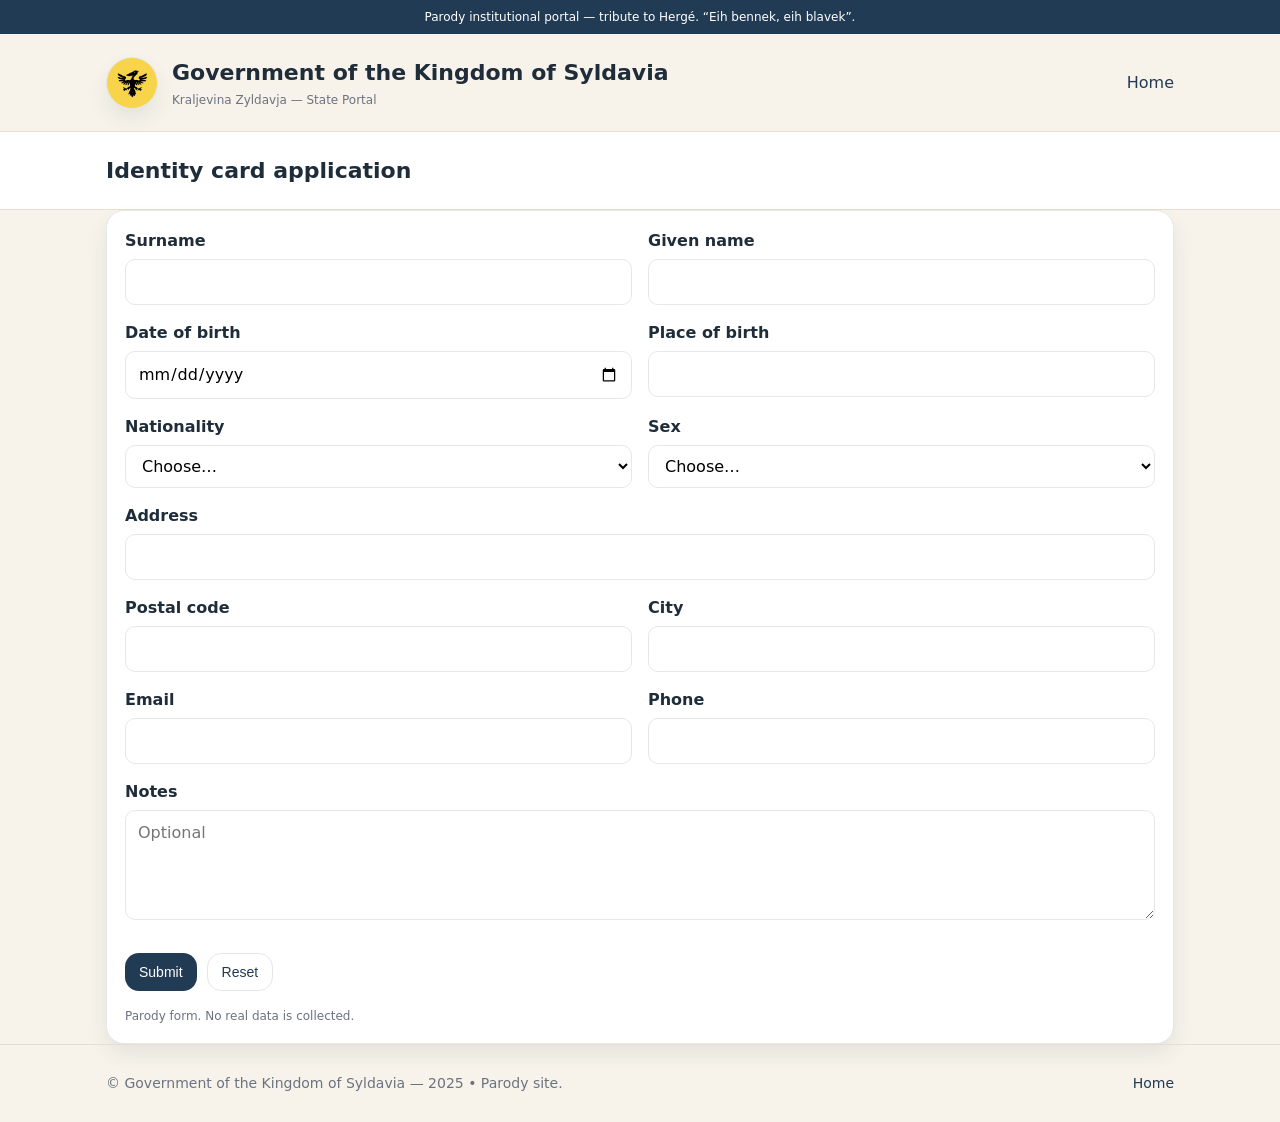
<file: english/id-card.html>
<!DOCTYPE html>
<html lang="en">
<head>
  <meta charset="utf-8" />
  <meta name="viewport" content="width=device-width, initial-scale=1" />
  <title>Identity card application — Kingdom of Syldavia</title>
  <meta name="description" content="Official (parody) identity card application for the Kingdom of Syldavia." />
  <meta name="color-scheme" content="light only" />
  <link rel="icon" type="image/png" href="../images/favicon.png" />
  <style>
    :root{--ink:#1f2d3a;--paper:#f7f3ea;--card:#fff;--gold:#f7d449;--line:#e6dfd1;--muted:#6b7280;--accent:#223b54;--shadow:0 10px 20px rgba(31,45,58,.08)}
    *{box-sizing:border-box}html,body{margin:0;padding:0;background:var(--paper);color:var(--ink);font:16px/1.5 system-ui,-apple-system,Segoe UI,Roboto,"Noto Sans",Arial,"Helvetica Neue",sans-serif}
    a{color:var(--accent);text-decoration:none}a:hover{text-decoration:underline}
    .container{max-width:1100px;margin:auto;padding:0 16px}.ribbon{background:var(--accent);color:#fff;font-size:12px;text-align:center;padding:8px 10px}
    header{padding:22px 0}.head{display:flex;gap:18px;align-items:center;justify-content:space-between;flex-wrap:wrap}
    .crest{width:52px;height:52px;border-radius:50%;background:var(--gold);display:flex;align-items:center;justify-content:center;box-shadow:var(--shadow);border:1px solid #e5e7eb;overflow:hidden}
    .crest img{width:80%;height:80%;object-fit:contain;display:block}
    h1{margin:0;font-size:22px}.subtitle{font-size:12px;color:var(--muted);margin-top:2px}
    .pagetitle{padding:10px 0;border-top:1px solid var(--line);border-bottom:1px solid var(--line);background:#fff}
    .pagetitle h2{margin:12px 0;font-size:22px}
    main{padding:24px 0}.card{background:var(--card);border:1px solid #e5e7eb;border-radius:18px;box-shadow:var(--shadow);padding:18px}
    form{display:grid;grid-template-columns:1fr 1fr;gap:16px}.full{grid-column:1/-1}
    label{display:block;font-weight:600;margin-bottom:6px}.hint{font-size:12px;color:var(--muted);margin-top:4px}
    input,select,textarea{width:100%;padding:10px 12px;border:1px solid #e5e7eb;border-radius:10px;background:#fff;font:inherit}
    textarea{min-height:110px;resize:vertical}
    .actions{display:flex;gap:10px;margin-top:10px}.btn{background:var(--accent);color:#fff;border:none;border-radius:14px;padding:10px 14px;font-size:14px;cursor:pointer}
    .btn.ghost{background:#fff;color:var(--accent);border:1px solid #e5e7eb}
    footer{padding:28px 0;border-top:1px solid var(--line);font-size:14px;color:var(--muted)}
    @media (max-width:900px){form{grid-template-columns:1fr}}
  </style>
</head>
<body>
  <div class="ribbon">Parody institutional portal — tribute to Hergé. “Eih bennek, eih blavek”.</div>
  <header>
    <div class="container head">
      <div style="display:flex;gap:14px;align-items:center">
        <div class="crest" aria-hidden="true"><img src="../images/logo.png" alt="Crest"></div>
        <div>
          <h1>Government of the Kingdom of Syldavia</h1>
          <div class="subtitle">Kraljevina Zyldavja — State Portal</div>
        </div>
      </div>
      <nav><a href="index.html">Home</a></nav>
    </div>
  </header>

  <div class="pagetitle"><div class="container"><h2>Identity card application</h2></div></div>

  <main class="container">
    <div class="card">
      <form action="#" method="post" novalidate>
        <div><label for="surname">Surname</label><input id="surname" name="surname" required autocomplete="family-name" /></div>
        <div><label for="given">Given name</label><input id="given" name="given" required autocomplete="given-name" /></div>
        <div><label for="birthDate">Date of birth</label><input id="birthDate" name="birthDate" type="date" required /></div>
        <div><label for="birthPlace">Place of birth</label><input id="birthPlace" name="birthPlace" required /></div>
        <div><label for="nationality">Nationality</label>
          <select id="nationality" name="nationality" required>
            <option value="" disabled selected>Choose…</option><option>Syldavia</option><option>Belgium</option><option>France</option><option>Other</option>
          </select>
        </div>
        <div><label for="sex">Sex</label>
          <select id="sex" name="sex" required>
            <option value="" disabled selected>Choose…</option><option value="F">F</option><option value="M">M</option><option value="X">X</option>
          </select>
        </div>
        <div class="full"><label for="street">Address</label><input id="street" name="street" autocomplete="address-line1" /></div>
        <div><label for="zip">Postal code</label><input id="zip" name="zip" inputmode="numeric" pattern="[0-9]{3,10}" /></div>
        <div><label for="city">City</label><input id="city" name="city" /></div>
        <div><label for="email">Email</label><input id="email" name="email" type="email" autocomplete="email" /></div>
        <div><label for="phone">Phone</label><input id="phone" name="phone" type="tel" autocomplete="tel" /></div>
        <div class="full"><label for="notes">Notes</label><textarea id="notes" name="notes" placeholder="Optional"></textarea></div>
        <div class="full" style="display:flex;gap:10px;margin-top:10px">
          <button class="btn" type="submit">Submit</button>
          <button class="btn ghost" type="reset">Reset</button>
        </div>
        <div class="full" style="font-size:12px;color:#6b7280">Parody form. No real data is collected.</div>
      </form>
    </div>
  </main>

  <footer>
    <div class="container" style="display:flex;gap:12px;align-items:center;justify-content:space-between;flex-wrap:wrap">
      <div>© Government of the Kingdom of Syldavia — 2025 • Parody site.</div>
      <div><a href="index.html">Home</a></div>
    </div>
  </footer>
</body>
</html>
</file>
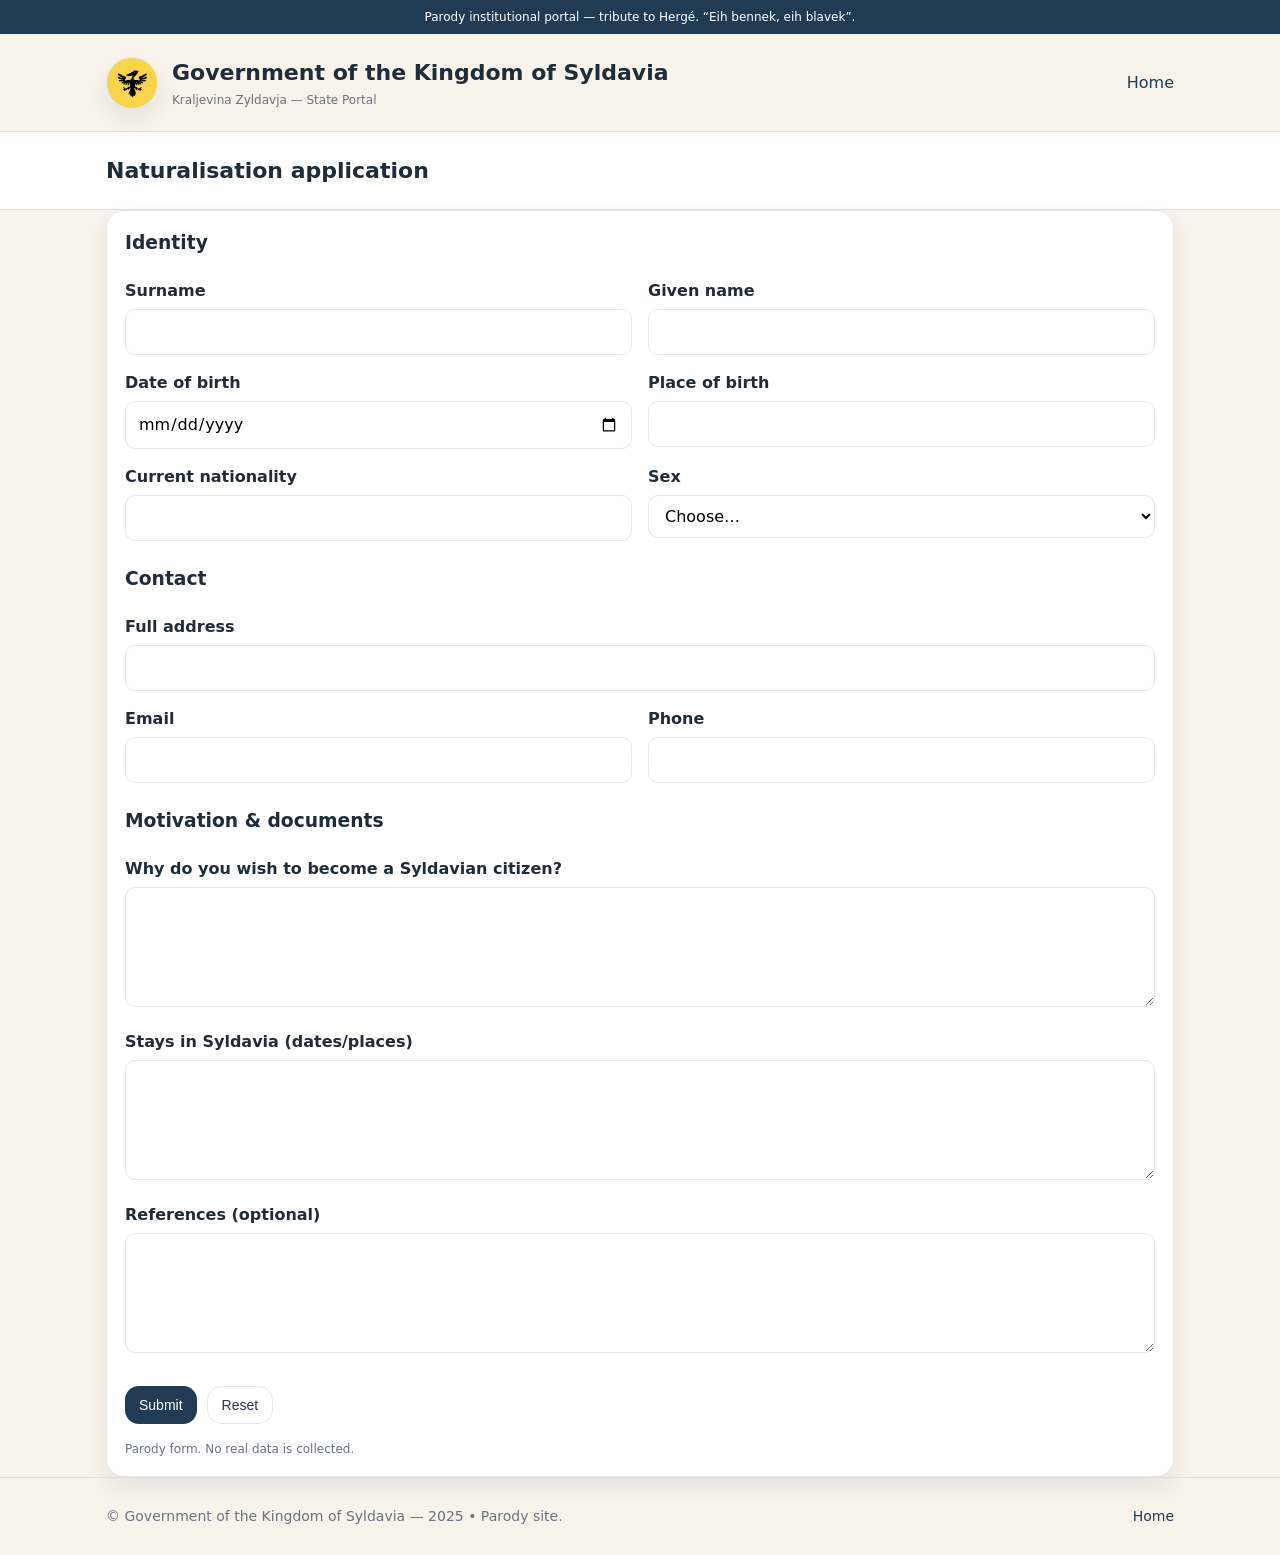
<file: english/naturalisation.html>
<!DOCTYPE html>
<html lang="en">
<head>
  <meta charset="utf-8" /><meta name="viewport" content="width=device-width, initial-scale=1" />
  <title>Naturalisation application — Kingdom of Syldavia</title>
  <meta name="description" content="Official (parody) naturalisation form for the Kingdom of Syldavia." />
  <meta name="color-scheme" content="light only" />
  <link rel="icon" type="image/png" href="../images/favicon.png" />
  <style>
    :root{--ink:#1f2d3a;--paper:#f7f3ea;--card:#fff;--gold:#f7d449;--line:#e6dfd1;--muted:#6b7280;--accent:#223b54;--shadow:0 10px 20px rgba(31,45,58,.08)}
    *{box-sizing:border-box}html,body{margin:0;padding:0;background:var(--paper);color:var(--ink);font:16px/1.5 system-ui,-apple-system,Segoe UI,Roboto,"Noto Sans",Arial,"Helvetica Neue",sans-serif}
    a{color:var(--accent);text-decoration:none}a:hover{text-decoration:underline}
    .container{max-width:1100px;margin:auto;padding:0 16px}.ribbon{background:var(--accent);color:#fff;font-size:12px;text-align:center;padding:8px 10px}
    header{padding:22px 0}.head{display:flex;gap:18px;align-items:center;justify-content:space-between;flex-wrap:wrap}
    .crest{width:52px;height:52px;border-radius:50%;background:var(--gold);display:flex;align-items:center;justify-content:center;box-shadow:var(--shadow);border:1px solid #e5e7eb;overflow:hidden}
    .crest img{width:80%;height:80%;object-fit:contain;display:block}
    h1{margin:0;font-size:22px}.subtitle{font-size:12px;color:var(--muted);margin-top:2px}
    .pagetitle{padding:10px 0;border-top:1px solid var(--line);border-bottom:1px solid var(--line);background:#fff}
    .pagetitle h2{margin:12px 0;font-size:22px}
    main{padding:24px 0}.card{background:var(--card);border:1px solid #e5e7eb;border-radius:18px;box-shadow:var(--shadow);padding:18px}
    form{display:grid;grid-template-columns:1fr 1fr;gap:16px}.full{grid-column:1/-1}
    label{display:block;font-weight:600;margin-bottom:6px}.hint{font-size:12px;color:var(--muted);margin-top:4px}
    input,select,textarea{width:100%;padding:10px 12px;border:1px solid #e5e7eb;border-radius:10px;background:#fff;font:inherit}
    textarea{min-height:120px;resize:vertical}
    .actions{display:flex;gap:10px;margin-top:10px}.btn{background:var(--accent);color:#fff;border:none;border-radius:14px;padding:10px 14px;font-size:14px;cursor:pointer}
    .btn.ghost{background:#fff;color:var(--accent);border:1px solid #e5e7eb}
    footer{padding:28px 0;border-top:1px solid var(--line);font-size:14px;color:var(--muted)}
    @media (max-width:900px){form{grid-template-columns:1fr}}
  </style>
</head>
<body>
  <div class="ribbon">Parody institutional portal — tribute to Hergé. “Eih bennek, eih blavek”.</div>
  <header>
    <div class="container head">
      <div style="display:flex;gap:14px;align-items:center">
        <div class="crest" aria-hidden="true"><img src="../images/logo.png" alt="Crest"></div>
        <div>
          <h1>Government of the Kingdom of Syldavia</h1>
          <div class="subtitle">Kraljevina Zyldavja — State Portal</div>
        </div>
      </div>
      <nav><a href="index.html">Home</a></nav>
    </div>
  </header>

  <div class="pagetitle"><div class="container"><h2>Naturalisation application</h2></div></div>

  <main class="container">
    <div class="card">
      <form action="#" method="post" novalidate>
        <div class="full"><h3 style="margin:0 0 6px 0">Identity</h3></div>
        <div><label for="surname">Surname</label><input id="surname" name="surname" required /></div>
        <div><label for="given">Given name</label><input id="given" name="given" required /></div>
        <div><label for="birthDate">Date of birth</label><input id="birthDate" name="birthDate" type="date" required /></div>
        <div><label for="birthPlace">Place of birth</label><input id="birthPlace" name="birthPlace" required /></div>
        <div><label for="currentNationality">Current nationality</label><input id="currentNationality" name="currentNationality" /></div>
        <div><label for="sex">Sex</label>
          <select id="sex" name="sex" required>
            <option value="" disabled selected>Choose…</option><option>F</option><option>M</option><option>X</option>
          </select>
        </div>

        <div class="full"><h3 style="margin:8px 0 6px 0">Contact</h3></div>
        <div class="full"><label for="address">Full address</label><input id="address" name="address" /></div>
        <div><label for="email">Email</label><input id="email" name="email" type="email" /></div>
        <div><label for="phone">Phone</label><input id="phone" name="phone" type="tel" /></div>

        <div class="full"><h3 style="margin:8px 0 6px 0">Motivation & documents</h3></div>
        <div class="full"><label for="motivation">Why do you wish to become a Syldavian citizen?</label><textarea id="motivation" name="motivation" required></textarea></div>
        <div class="full"><label for="residency">Stays in Syldavia (dates/places)</label><textarea id="residency" name="residency"></textarea></div>
        <div class="full"><label for="refs">References (optional)</label><textarea id="refs" name="refs"></textarea></div>

        <div class="full actions">
          <button class="btn" type="submit">Submit</button>
          <button class="btn ghost" type="reset">Reset</button>
        </div>

        <div class="full" style="font-size:12px;color:#6b7280">Parody form. No real data is collected.</div>
      </form>
    </div>
  </main>

  <footer>
    <div class="container" style="display:flex;gap:12px;align-items:center;justify-content:space-between;flex-wrap:wrap">
      <div>© Government of the Kingdom of Syldavia — 2025 • Parody site.</div>
      <div><a href="index.html">Home</a></div>
    </div>
  </footer>
</body>
</html>
</file>
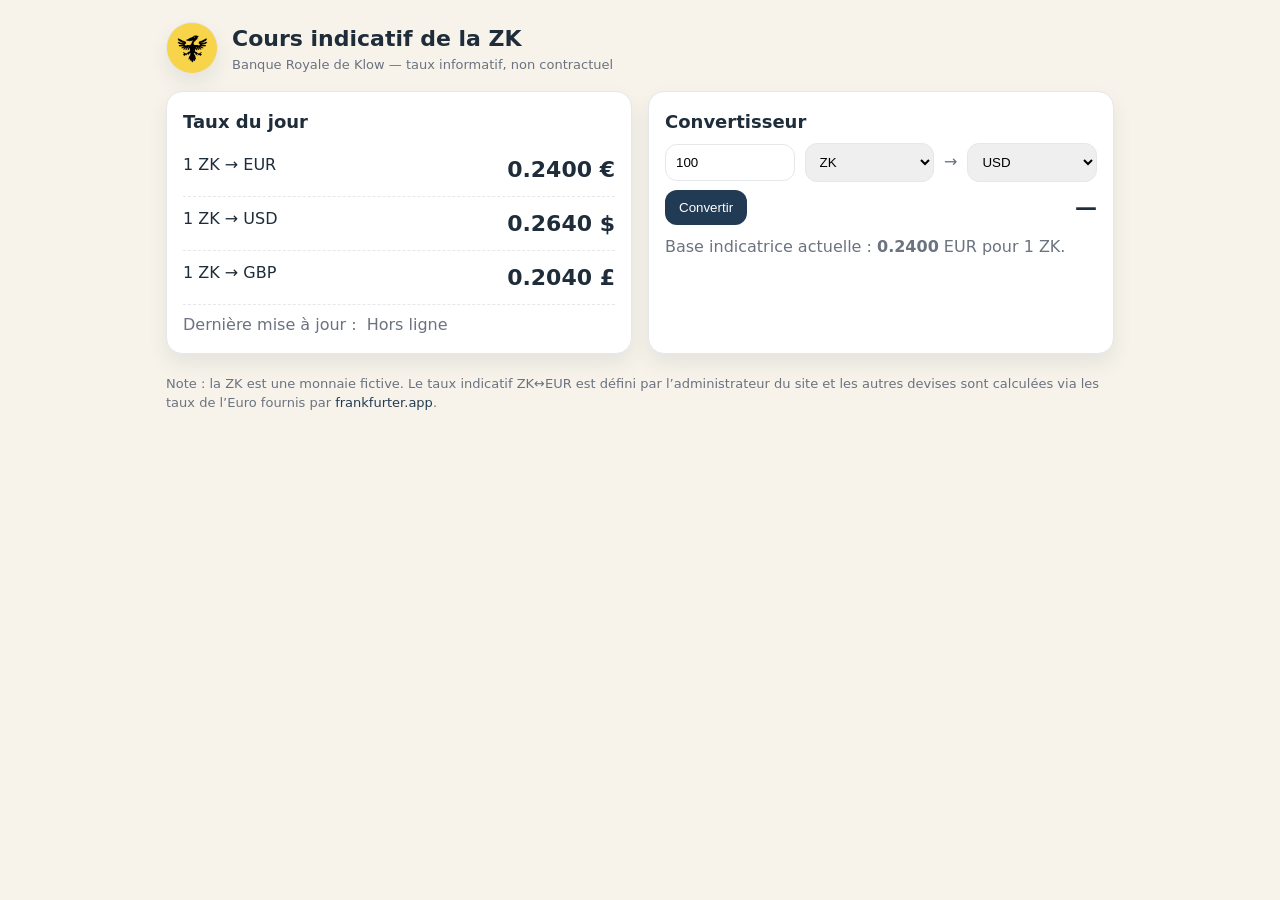
<file: french/currency.html>
<!DOCTYPE html>
<html lang="fr">
<head>
<meta charset="utf-8">
<meta name="viewport" content="width=device-width,initial-scale=1">
<title>Cours indicatif de la ZK — Banque Royale de Klow</title>
<link rel="icon" href="../images/favicon.png">
<style>
  :root{
    --ink:#1f2d3a; --paper:#f7f3ea; --card:#ffffff; --gold:#f7d449; --line:#e6dfd1;
    --muted:#6b7280; --accent:#223b54; --shadow:0 10px 20px rgba(31,45,58,.08);
  }
  *{box-sizing:border-box}
  html,body{margin:0;background:var(--paper);color:var(--ink);font:16px/1.5 system-ui,Segoe UI,Roboto,Arial}
  a{color:var(--accent);text-decoration:none}
  .wrap{max-width:980px;margin:auto;padding:22px 16px}
  header{display:flex;align-items:center;gap:14px;margin-bottom:12px}
  .crest{width:52px;height:52px;border-radius:50%;background:var(--gold);
    display:flex;align-items:center;justify-content:center;border:1px solid #e5e7eb;
    box-shadow:var(--shadow);overflow:hidden}
  .crest img{width:80%;height:80%;object-fit:contain;display:block}
  h1{margin:0;font-size:22px}
  .subtitle{color:var(--muted);font-size:13px}

  .grid{display:grid;grid-template-columns:1fr 1fr;gap:16px;margin-top:16px}
  .card{background:var(--card);border:1px solid #e5e7eb;border-radius:16px;box-shadow:var(--shadow);padding:16px}
  .card h2{margin:0 0 8px 0;font-size:18px}
  .rate{display:flex;justify-content:space-between;padding:10px 0;border-bottom:1px dashed #e5e7eb}
  .rate:last-child{border-bottom:0}
  .big{font-size:22px;font-weight:700}
  .muted{color:var(--muted)}
  .row{display:flex;gap:10px;align-items:center;margin-top:8px}
  input,select{padding:10px;border:1px solid #e5e7eb;border-radius:12px;width:100%}
  .btn{background:var(--accent);color:#fff;border:0;border-radius:12px;padding:10px 14px;cursor:pointer}
  .foot{margin-top:20px;color:var(--muted);font-size:13px}
  @media (max-width:800px){.grid{grid-template-columns:1fr}}
</style>
</head>
<body>
  <div class="wrap">
    <header>
      <div class="crest"><img src="../images/logo.png" alt=""></div>
      <div>
        <h1>Cours indicatif de la ZK</h1>
        <div class="subtitle">Banque Royale de Klow — taux informatif, non contractuel</div>
      </div>
    </header>

    <div class="grid">
      <!-- Taux -->
      <section class="card">
        <h2>Taux du jour</h2>
        <div class="rate"><span>1 ZK → EUR</span><span class="big" id="zk_eur">…</span></div>
        <div class="rate"><span>1 ZK → USD</span><span class="big" id="zk_usd">…</span></div>
        <div class="rate"><span>1 ZK → GBP</span><span class="big" id="zk_gbp">…</span></div>
        <div class="muted row"><span>Dernière mise à jour :</span><span id="updated">–</span></div>
      </section>

      <!-- Convertisseur -->
      <section class="card">
        <h2>Convertisseur</h2>
        <div class="row">
          <input id="amt" type="number" min="0" step="0.01" value="100">
          <select id="from">
            <option value="ZK" selected>ZK</option>
            <option value="EUR">EUR</option>
            <option value="USD">USD</option>
            <option value="GBP">GBP</option>
          </select>
          <span class="muted">→</span>
          <select id="to">
            <option value="EUR">EUR</option>
            <option value="USD" selected>USD</option>
            <option value="GBP">GBP</option>
            <option value="ZK">ZK</option>
          </select>
        </div>
        <div class="row">
          <button class="btn" id="conv">Convertir</button>
          <div class="big" id="out" style="margin-left:auto">—</div>
        </div>
        <p class="muted" style="margin-top:10px">
          Base indicatrice actuelle : <strong id="base_eur">—</strong> EUR pour 1 ZK.
        </p>
      </section>
    </div>

    <p class="foot">
      Note : la ZK est une monnaie fictive. Le taux indicatif ZK↔EUR est défini par l’administrateur du site et
      les autres devises sont calculées via les taux de l’Euro fournis par <a href="https://www.frankfurter.app" target="_blank" rel="noopener">frankfurter.app</a>.
    </p>
  </div>

<script>
/**
 * ====== PARAMÈTRE À AJUSTER ======
 * Taux indicatif décidé par la Banque Royale : combien d'EUR vaut 1 ZK.
 * Ex. 0.24 → 1 ZK = 0.24 EUR
 */
const EUR_PER_ZK = 0.24; // <-- modifie ici quand tu annonces un nouveau taux

// ————————————————————————————————————————————
const els = {
  zk_eur: document.getElementById('zk_eur'),
  zk_usd: document.getElementById('zk_usd'),
  zk_gbp: document.getElementById('zk_gbp'),
  updated: document.getElementById('updated'),
  base_eur: document.getElementById('base_eur'),
  amt: document.getElementById('amt'),
  from: document.getElementById('from'),
  to: document.getElementById('to'),
  out: document.getElementById('out'),
  conv: document.getElementById('conv')
};

els.base_eur.textContent = EUR_PER_ZK.toFixed(4);

// taux courants (en EUR base)
const state = { usdPerEur: null, gbpPerEur: null };

async function loadFx(){
  try{
    const r = await fetch('https://api.frankfurter.app/latest?from=EUR&to=USD,GBP');
    const j = await r.json();
    state.usdPerEur = j.rates.USD; // combien 1 EUR vaut en USD
    state.gbpPerEur = j.rates.GBP;
    els.updated.textContent = new Date(j.date+'T12:00:00Z').toLocaleDateString('fr-FR');
  }catch(e){
    // fallback si API indisponible
    state.usdPerEur = 1.10;
    state.gbpPerEur = 0.85;
    els.updated.textContent = 'Hors ligne';
  }
  renderRates();
}

function renderRates(){
  const zk_eur = EUR_PER_ZK;
  const zk_usd = EUR_PER_ZK * state.usdPerEur;
  const zk_gbp = EUR_PER_ZK * state.gbpPerEur;
  els.zk_eur.textContent = zk_eur.toFixed(4) + ' €';
  els.zk_usd.textContent = zk_usd.toFixed(4) + ' $';
  els.zk_gbp.textContent = zk_gbp.toFixed(4) + ' £';
}

function convert(){
  const amt = parseFloat(els.amt.value||'0');
  if(!amt || !isFinite(amt)){ els.out.textContent='—'; return; }

  // Nous connaissons : 1 ZK = EUR_PER_ZK EUR
  // Et 1 EUR = state.usdPerEur USD, 1 EUR = state.gbpPerEur GBP
  const toEUR = (code,val)=>{
    switch(code){
      case 'ZK':  return val * EUR_PER_ZK;
      case 'EUR': return val;
      case 'USD': return val / state.usdPerEur;
      case 'GBP': return val / state.gbpPerEur;
    }
  };
  const fromEUR = (code,eur)=>{
    switch(code){
      case 'ZK':  return eur / EUR_PER_ZK;
      case 'EUR': return eur;
      case 'USD': return eur * state.usdPerEur;
      case 'GBP': return eur * state.gbpPerEur;
    }
  };

  const eur = toEUR(els.from.value, amt);
  const outVal = fromEUR(els.to.value, eur);
  const sym = {EUR:'€', USD:'$', GBP:'£', ZK:'ZK'}[els.to.value];
  els.out.textContent = outVal.toFixed(2) + ' ' + sym;
}

els.conv.addEventListener('click', convert);

loadFx();
</script>
</body>
</html>
</file>
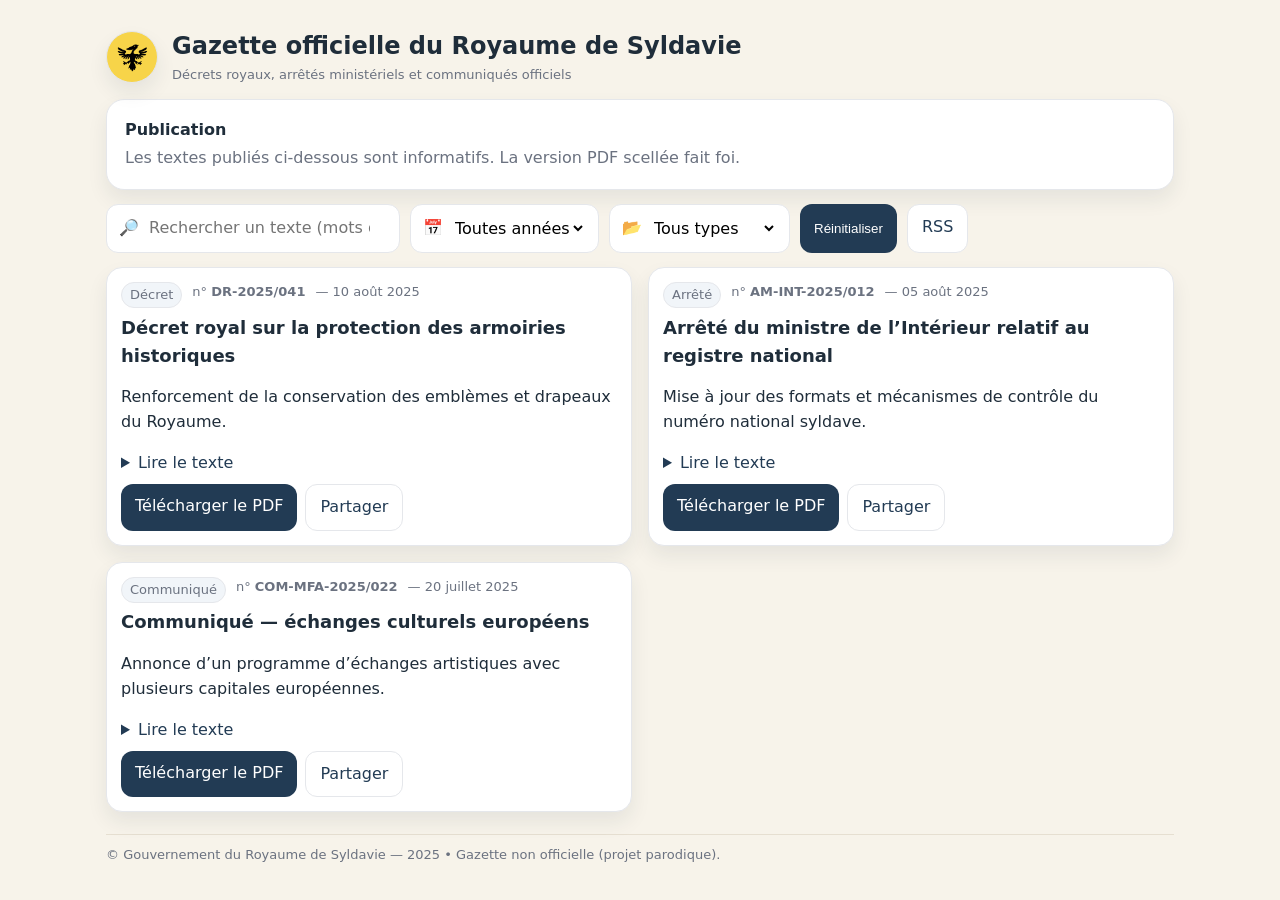
<file: french/gazette.html>
<!DOCTYPE html>
<html lang="fr">
<head>
<meta charset="utf-8">
<meta name="viewport" content="width=device-width,initial-scale=1">
<title>Gazette officielle — Royaume de Syldavie</title>
<meta name="description" content="Gazette officielle du Royaume de Syldavie : décrets royaux, arrêtés ministériels, communiqués.">
<link rel="icon" href="../images/favicon.png">

<style>
  :root{
    --ink:#1f2d3a; --paper:#f7f3ea; --card:#ffffff; --gold:#f7d449; --line:#e6dfd1;
    --muted:#6b7280; --accent:#223b54; --shadow:0 10px 20px rgba(31,45,58,.08);
  }
  *{box-sizing:border-box}
  html,body{margin:0;background:var(--paper);color:var(--ink);font:16px/1.55 system-ui,Segoe UI,Roboto,Arial}
  a{color:var(--accent);text-decoration:none}
  a:hover{text-decoration:underline}
  .wrap{max-width:1100px;margin:auto;padding:22px 16px}

  /* Header */
  header{display:flex;align-items:center;gap:14px;margin:6px 0 10px}
  .crest{width:52px;height:52px;border-radius:50%;background:var(--gold);
    display:flex;align-items:center;justify-content:center;border:1px solid #e5e7eb;
    box-shadow:var(--shadow);overflow:hidden}
  .crest img{width:80%;height:80%;object-fit:contain;display:block}
  h1{margin:0;font-size:24px}
  .subtitle{color:var(--muted);font-size:13px}

  /* Hero band */
  .hero{margin-top:14px;background:#fff;border:1px solid #e5e7eb;border-radius:18px;
    box-shadow:var(--shadow);padding:18px}
  .hero p{margin:.2rem 0 0 0;color:var(--muted)}

  /* Toolbar */
  .toolbar{display:flex;gap:10px;flex-wrap:wrap;margin:14px 0}
  .input,.select{
    background:#fff;border:1px solid #e5e7eb;border-radius:12px;padding:10px 12px;
    display:flex;align-items:center;gap:8px
  }
  .input input{border:0;outline:0;font:inherit;min-width:240px}
  .select select{border:0;outline:0;font:inherit;background:#fff}
  .btn{background:var(--accent);color:#fff;border:0;border-radius:12px;padding:10px 14px;cursor:pointer}
  .btn.ghost{background:#fff;color:var(--accent);border:1px solid #e5e7eb}

  /* List */
  .list{display:grid;grid-template-columns:1fr 1fr;gap:16px}
  .card{background:var(--card);border:1px solid #e5e7eb;border-radius:16px;box-shadow:var(--shadow);padding:14px}
  .meta{display:flex;gap:10px;flex-wrap:wrap;font-size:13px;color:var(--muted)}
  .badge{background:#f1f5f9;border:1px solid #e5e7eb;border-radius:999px;padding:2px 8px}
  .title{margin:.35rem 0 .35rem 0;font-size:18px}
  .actions{display:flex;gap:8px;flex-wrap:wrap;margin-top:8px}
  details{margin-top:6px}
  details summary{cursor:pointer;color:var(--accent)}
  .empty{padding:30px;text-align:center;color:var(--muted);border:1px dashed #e5e7eb;border-radius:12px;background:#fff}

  footer{margin:22px 0 8px;color:var(--muted);font-size:13px;border-top:1px solid var(--line);padding-top:10px}
  @media (max-width:900px){.list{grid-template-columns:1fr}}
</style>
</head>
<body>
  <div class="wrap">
    <header>
      <div class="crest"><img src="../images/logo.png" alt=""></div>
      <div>
        <h1>Gazette officielle du Royaume de Syldavie</h1>
        <div class="subtitle">Décrets royaux, arrêtés ministériels et communiqués officiels</div>
      </div>
    </header>

    <section class="hero">
      <strong>Publication</strong>
      <p>Les textes publiés ci‑dessous sont informatifs. La version PDF scellée fait foi.</p>
    </section>

    <!-- Filtres -->
    <div class="toolbar">
      <div class="input" title="Rechercher par mots-clés">
        🔎 <input id="q" type="search" placeholder="Rechercher un texte (mots du titre ou du résumé)…">
      </div>
      <div class="select">
        📅
        <select id="year">
          <option value="all">Toutes années</option>
          <option>2025</option><option>2024</option><option>2023</option>
        </select>
      </div>
      <div class="select">
        📂
        <select id="kind">
          <option value="all">Tous types</option>
          <option value="decret">Décret</option>
          <option value="arrete">Arrêté</option>
          <option value="communique">Communiqué</option>
        </select>
      </div>
      <button class="btn" id="reset">Réinitialiser</button>
      <a class="btn ghost" href="#" id="rss" aria-label="Flux RSS">RSS</a>
    </div>

    <!-- Liste -->
    <div id="results" class="list"></div>
    <div id="empty" class="empty" hidden>Aucun résultat pour ces filtres.</div>

    <footer>
      © Gouvernement du Royaume de Syldavie — 2025 • Gazette non officielle (projet parodique).
    </footer>
  </div>

<script>
/** Données de démonstration : ajoute/enlève des objets ici.
 *  number: identifiant officiel, type: decret/arrete/communique
 *  pdf: met le chemin vers ton PDF si tu en as un (ex: ../gazette/2025-07-01-001.pdf)
 */
const ITEMS = [
  {
    date: "2025-08-10",
    year: 2025,
    number: "DR-2025/041",
    type: "decret",
    title: "Décret royal sur la protection des armoiries historiques",
    intro: "Renforcement de la conservation des emblèmes et drapeaux du Royaume.",
    body: "Le présent décret précise le statut patrimonial des armoiries, encadre leur reproduction publique et désigne le Musée de Klow comme autorité de référence.",
    pdf: "#"
  },
  {
    date: "2025-08-05",
    year: 2025,
    number: "AM-INT-2025/012",
    type: "arrete",
    title: "Arrêté du ministre de l’Intérieur relatif au registre national",
    intro: "Mise à jour des formats et mécanismes de contrôle du numéro national syldave.",
    body: "L’arrêté introduit un format modernisé incluant un bloc « SYL » central et un contrôle algorithmique. Entrée en vigueur au 1er septembre 2025.",
    pdf: "#"
  },
  {
    date: "2025-07-20",
    year: 2025,
    number: "COM-MFA-2025/022",
    type: "communique",
    title: "Communiqué — échanges culturels européens",
    intro: "Annonce d’un programme d’échanges artistiques avec plusieurs capitales européennes.",
    body: "Le programme vise des résidences croisées, la circulation d’expositions et des concerts communs. Les institutions intéressées peuvent contacter le ministère.",
    pdf: "#"
  }
];

// rendu
const results = document.getElementById('results');
const emptyEl = document.getElementById('empty');
const q = document.getElementById('q');
const year = document.getElementById('year');
const kind = document.getElementById('kind');
const reset = document.getElementById('reset');

function badgeLabel(t){
  return t==="decret"?"Décret":t==="arrete"?"Arrêté":"Communiqué";
}
function fmtDate(iso){
  return new Date(iso+"T12:00:00Z").toLocaleDateString('fr-FR',{year:"numeric",month:"long",day:"2-digit"});
}

function render(){
  const query = (q.value||"").toLowerCase().trim();
  const ky = kind.value, yr = year.value;

  const filtered = ITEMS.filter(it=>{
    const okKind = ky==="all" || it.type===ky;
    const okYear = yr==="all" || String(it.year)===yr;
    const text = (it.title+" "+it.intro+" "+it.number).toLowerCase();
    const okQuery = !query || text.includes(query);
    return okKind && okYear && okQuery;
  });

  results.innerHTML = "";
  filtered.forEach(it=>{
    const el = document.createElement('article');
    el.className = "card";
    el.innerHTML = `
      <div class="meta">
        <span class="badge">${badgeLabel(it.type)}</span>
        <span>n° <strong>${it.number}</strong></span>
        <span>— ${fmtDate(it.date)}</span>
      </div>
      <h3 class="title">${it.title}</h3>
      <p class="muted">${it.intro}</p>
      <details>
        <summary>Lire le texte</summary>
        <p>${it.body}</p>
      </details>
      <div class="actions">
        <a class="btn" href="${it.pdf}">Télécharger le PDF</a>
        <a class="btn ghost" href="#">Partager</a>
      </div>
    `;
    results.appendChild(el);
  });

  emptyEl.hidden = filtered.length>0;
}

[q,year,kind].forEach(el=>el.addEventListener('input', render));
reset.addEventListener('click', ()=>{
  q.value=""; year.value="all"; kind.value="all"; render();
});

// peupler la liste des années en fonction des données
(function fillYears(){
  const years = Array.from(new Set(ITEMS.map(i=>i.year))).sort((a,b)=>b-a);
  const select = document.getElementById('year');
  // garde "Toutes années", ajoute le reste s'ils n'y sont pas
  years.forEach(y=>{
    if (![...select.options].some(o=>o.value==y)) {
      const o = document.createElement('option'); o.value=o.textContent=y; select.appendChild(o);
    }
  });
})();

render();
</script>
</body>
</html>
</file>
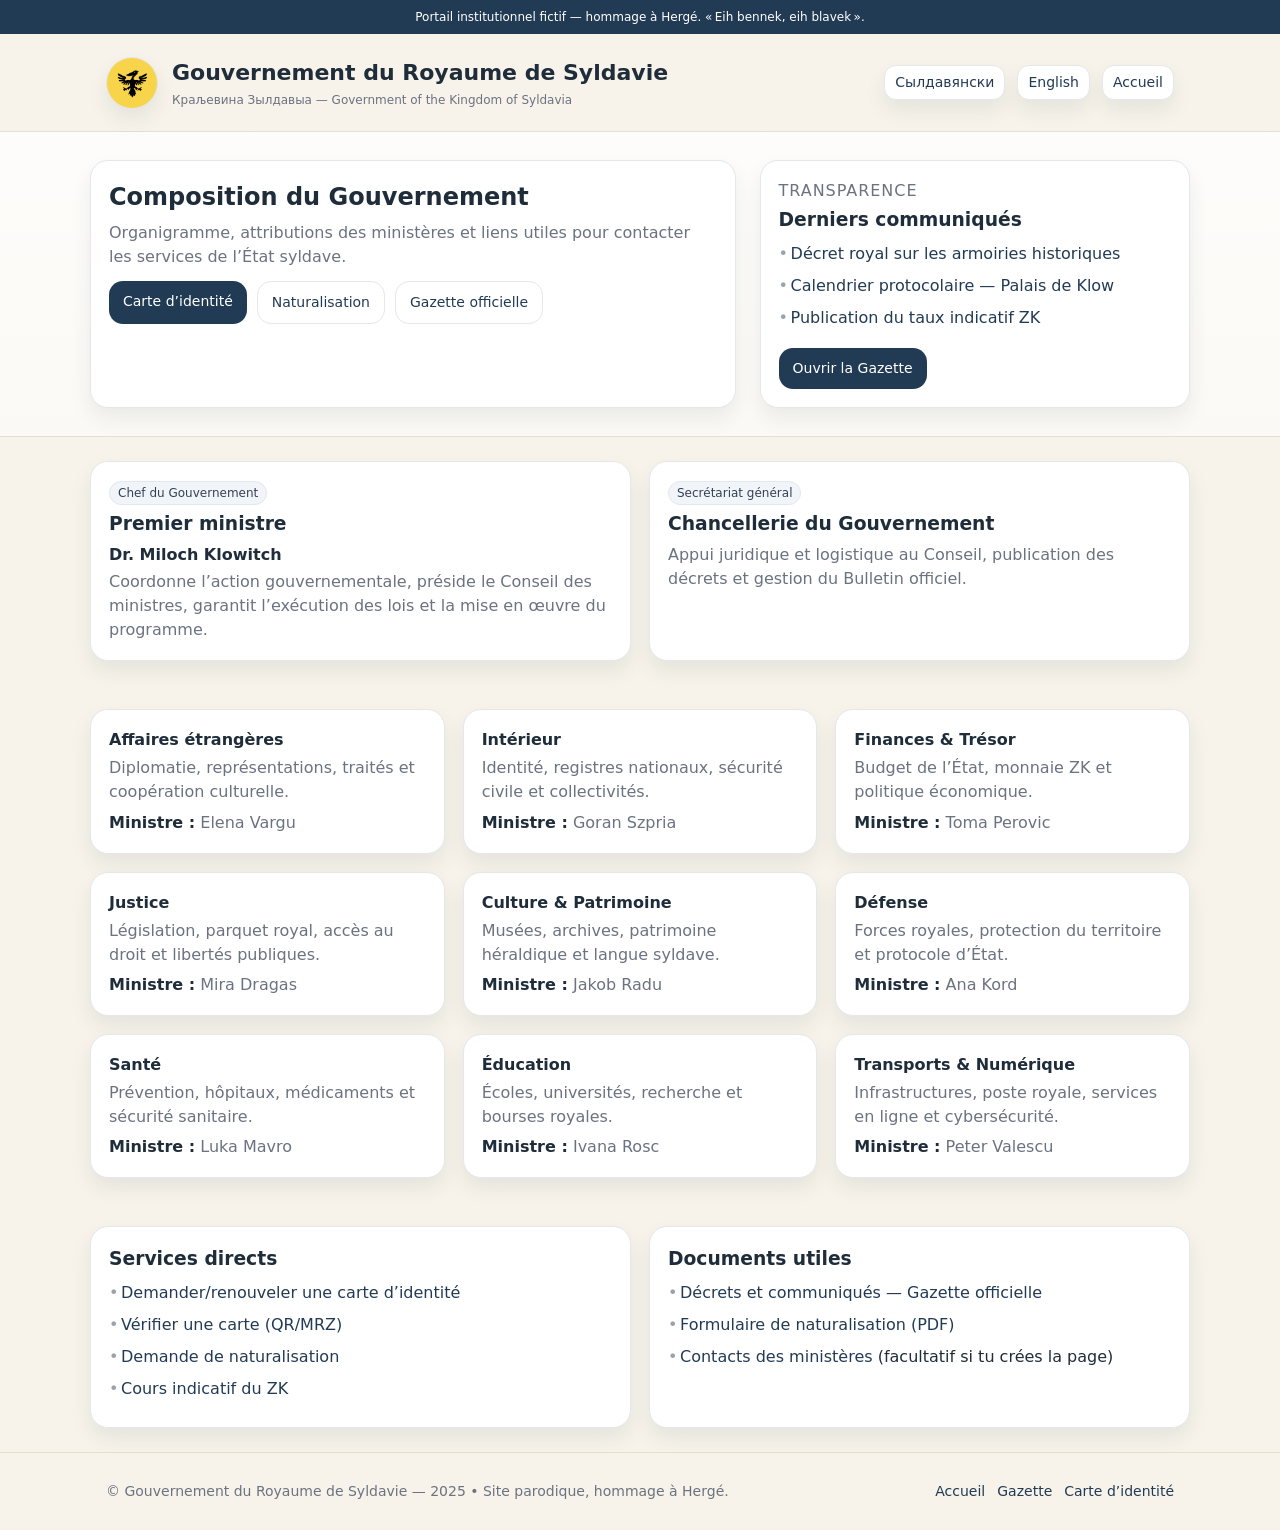
<file: french/gov.html>
<!DOCTYPE html>
<html lang="fr">
<head>
  <meta charset="utf-8" />
  <meta name="viewport" content="width=device-width, initial-scale=1" />
  <title>Gouvernement — Royaume de Syldavie</title>
  <meta name="description" content="Composition du Gouvernement du Royaume de Syldavie, attributions des ministères et liens utiles." />
  <meta name="color-scheme" content="light only" />
  <link rel="icon" type="image/png" href="../images/favicon.png" />

  <style>
    :root{
      --ink:#1f2d3a; --paper:#f7f3ea; --card:#ffffff; --gold:#f4d35e; --line:#e6dfd1;
      --muted:#6b7280; --accent:#223b54; --shadow:0 10px 20px rgba(31,45,58,.08);
      --crest:#f7d449; /* jaune exact du logo */
    }
    *{box-sizing:border-box}
    html,body{margin:0;padding:0;background:var(--paper);color:var(--ink);
      font:16px/1.5 system-ui, -apple-system, Segoe UI, Roboto, "Noto Sans", Arial, "Helvetica Neue", sans-serif}
    a{color:var(--accent);text-decoration:none}
    a:hover{text-decoration:underline}
    .container{max-width:1100px;margin:auto;padding:0 16px}
    .ribbon{background:var(--accent);color:#fff;font-size:12px;text-align:center;padding:8px 10px}

    header{padding:22px 0}
    .head{display:flex;gap:18px;align-items:center;justify-content:space-between;flex-wrap:wrap}
    .brand{display:flex;gap:14px;align-items:center}
    .crest{
      width:52px;height:52px;border-radius:50%;
      background:var(--crest);display:flex;align-items:center;justify-content:center;
      border:1px solid #e5e7eb;box-shadow:var(--shadow);overflow:hidden
    }
    .crest img{width:80%;height:80%;object-fit:contain;display:block}
    h1{margin:0;font-size:22px}
    .subtitle{font-size:12px;color:var(--muted);margin-top:2px}

    .langs{display:flex;gap:12px;font-size:14px}
    .langs a{
      border:1px solid #e5e7eb;background:#fff;border-radius:12px;padding:6px 10px;
      box-shadow:var(--shadow)
    }

    .hero{border-block:1px solid var(--line);background:linear-gradient(180deg,#ffffffcc,#fff8)}
    .hero-inner{display:grid;grid-template-columns:1.2fr .8fr;gap:24px;padding:28px 0}
    .card{background:var(--card);border:1px solid #e5e7eb;border-radius:18px;box-shadow:var(--shadow);padding:18px}

    .grid2{display:grid;grid-template-columns:1fr 1fr;gap:18px;padding:24px 0}
    .grid3{display:grid;grid-template-columns:repeat(3,1fr);gap:18px;padding:24px 0}
    .muted{color:var(--muted)}
    .tag{display:inline-block;font-size:12px;color:#334155;background:#f1f5f9;border:1px solid #e2e8f0;border-radius:999px;padding:2px 8px;margin-right:6px}
    .btn{display:inline-block;background:var(--accent);color:#fff;border:none;border-radius:14px;padding:10px 14px;font-size:14px}
    .btn.ghost{background:#fff;color:var(--accent);border:1px solid #e5e7eb}
    .list-clean{list-style:none;margin:0;padding:0}
    .list-clean li{padding-left:12px;position:relative;margin:8px 0}
    .list-clean li::before{content:"•";position:absolute;left:0;color:#9aa3ac}

    footer{padding:28px 0;border-top:1px solid var(--line);font-size:14px;color:var(--muted)}

    @media (max-width:900px){
      .hero-inner{grid-template-columns:1fr}
      .grid2{grid-template-columns:1fr}
      .grid3{grid-template-columns:1fr}
    }
  </style>
</head>
<body>

  <div class="ribbon">Portail institutionnel fictif — hommage à Hergé. « Eih bennek, eih blavek ».</div>

  <header>
    <div class="container head">
      <div class="brand">
        <div class="crest" aria-hidden="true"><img src="../images/logo.png" alt=""></div>
        <div>
          <h1>Gouvernement du Royaume de Syldavie</h1>
          <div class="subtitle">Краљевина Зылдавыa — Government of the Kingdom of Syldavia</div>
        </div>
      </div>

      <nav class="langs" aria-label="Langues">
        <a href="../syldavian/index.html">Сылдавянски</a>
        <a href="../english/index.html">English</a>
        <a href="../french/index.html" title="Accueil français">Accueil</a>
      </nav>
    </div>
  </header>

  <!-- En-tête page -->
  <section class="hero">
    <div class="container hero-inner">
      <div class="card">
        <h2 style="margin:0 0 6px 0">Composition du Gouvernement</h2>
        <p class="muted" style="margin:0">
          Organigramme, attributions des ministères et liens utiles pour contacter les services de l’État syldave.
        </p>
        <div style="margin-top:12px;display:flex;gap:10px;flex-wrap:wrap">
          <a class="btn" href="./id-card.html">Carte d’identité</a>
          <a class="btn ghost" href="./naturalisation.html">Naturalisation</a>
          <a class="btn ghost" href="./gazette.html">Gazette officielle</a>
        </div>
      </div>
      <aside class="card">
        <p class="muted" style="text-transform:uppercase;letter-spacing:.06em;margin:0">Transparence</p>
        <h3 style="margin:.2rem 0 .4rem 0">Derniers communiqués</h3>
        <ul class="list-clean">
          <li><a href="./gazette.html#decret-armes">Décret royal sur les armoiries historiques</a></li>
          <li><a href="./gazette.html#cal-protocol">Calendrier protocolaire — Palais de Klow</a></li>
          <li><a href="./gazette.html#taux-zk">Publication du taux indicatif ZK</a></li>
        </ul>
        <a class="btn" style="margin-top:10px" href="./gazette.html">Ouvrir la Gazette</a>
      </aside>
    </div>
  </section>

  <!-- Premier ministre + ministres -->
  <section>
    <div class="container grid2">
      <div class="card">
        <span class="tag">Chef du Gouvernement</span>
        <h3 style="margin:.3rem 0">Premier ministre</h3>
        <p style="margin:.2rem 0 0 0"><strong>Dr. Miloch Klowitch</strong></p>
        <p class="muted" style="margin:.2rem 0 0 0">
          Coordonne l’action gouvernementale, préside le Conseil des ministres, garantit l’exécution des lois et la mise en œuvre du programme.
        </p>
      </div>

      <div class="card">
        <span class="tag">Secrétariat général</span>
        <h3 style="margin:.3rem 0">Chancellerie du Gouvernement</h3>
        <p class="muted" style="margin:.2rem 0 0 0">
          Appui juridique et logistique au Conseil, publication des décrets et gestion du Bulletin officiel.
        </p>
      </div>
    </div>

    <div class="container grid3">
      <div class="card">
        <h4 style="margin:0">Affaires étrangères</h4>
        <p class="muted" style="margin:.25rem 0 0 0">Diplomatie, représentations, traités et coopération culturelle.</p>
        <p style="margin:.4rem 0 0 0"><strong>Ministre :</strong> <span class="muted">Elena Vargu</span></p>
      </div>

      <div class="card">
        <h4 style="margin:0">Intérieur</h4>
        <p class="muted" style="margin:.25rem 0 0 0">Identité, registres nationaux, sécurité civile et collectivités.</p>
        <p style="margin:.4rem 0 0 0"><strong>Ministre :</strong> <span class="muted">Goran Szpria</span></p>
      </div>

      <div class="card">
        <h4 style="margin:0">Finances & Trésor</h4>
        <p class="muted" style="margin:.25rem 0 0 0">Budget de l’État, monnaie ZK et politique économique.</p>
        <p style="margin:.4rem 0 0 0"><strong>Ministre :</strong> <span class="muted">Toma Perovic</span></p>
      </div>

      <div class="card">
        <h4 style="margin:0">Justice</h4>
        <p class="muted" style="margin:.25rem 0 0 0">Législation, parquet royal, accès au droit et libertés publiques.</p>
        <p style="margin:.4rem 0 0 0"><strong>Ministre :</strong> <span class="muted">Mira Dragas</span></p>
      </div>

      <div class="card">
        <h4 style="margin:0">Culture & Patrimoine</h4>
        <p class="muted" style="margin:.25rem 0 0 0">Musées, archives, patrimoine héraldique et langue syldave.</p>
        <p style="margin:.4rem 0 0 0"><strong>Ministre :</strong> <span class="muted">Jakob Radu</span></p>
      </div>

      <div class="card">
        <h4 style="margin:0">Défense</h4>
        <p class="muted" style="margin:.25rem 0 0 0">Forces royales, protection du territoire et protocole d’État.</p>
        <p style="margin:.4rem 0 0 0"><strong>Ministre :</strong> <span class="muted">Ana Kord</span></p>
      </div>

      <div class="card">
        <h4 style="margin:0">Santé</h4>
        <p class="muted" style="margin:.25rem 0 0 0">Prévention, hôpitaux, médicaments et sécurité sanitaire.</p>
        <p style="margin:.4rem 0 0 0"><strong>Ministre :</strong> <span class="muted">Luka Mavro</span></p>
      </div>

      <div class="card">
        <h4 style="margin:0">Éducation</h4>
        <p class="muted" style="margin:.25rem 0 0 0">Écoles, universités, recherche et bourses royales.</p>
        <p style="margin:.4rem 0 0 0"><strong>Ministre :</strong> <span class="muted">Ivana Rosc</span></p>
      </div>

      <div class="card">
        <h4 style="margin:0">Transports & Numérique</h4>
        <p class="muted" style="margin:.25rem 0 0 0">Infrastructures, poste royale, services en ligne et cybersécurité.</p>
        <p style="margin:.4rem 0 0 0"><strong>Ministre :</strong> <span class="muted">Peter Valescu</span></p>
      </div>
    </div>
  </section>

  <!-- Accès rapides -->
  <section>
    <div class="container grid2">
      <div class="card">
        <h3 style="margin:0 0 .4rem 0">Services directs</h3>
        <ul class="list-clean">
          <li><a href="./id-card.html">Demander/renouveler une carte d’identité</a></li>
          <li><a href="./verify-id.html">Vérifier une carte (QR/MRZ)</a></li>
          <li><a href="./naturalisation.html">Demande de naturalisation</a></li>
          <li><a href="./currency.html">Cours indicatif du ZK</a></li>
        </ul>
      </div>
      <div class="card">
        <h3 style="margin:0 0 .4rem 0">Documents utiles</h3>
        <ul class="list-clean">
          <li><a href="./gazette.html">Décrets et communiqués — Gazette officielle</a></li>
          <li><a href="../formulaires/formulaire-syldavie.pdf" download>Formulaire de naturalisation (PDF)</a></li>
          <li><a href="./contact.html">Contacts des ministères</a> (facultatif si tu crées la page)</li>
        </ul>
      </div>
    </div>
  </section>

  <footer>
    <div class="container" style="display:flex;gap:12px;align-items:center;justify-content:space-between;flex-wrap:wrap">
      <div>© Gouvernement du Royaume de Syldavie — 2025 • Site parodique, hommage à Hergé.</div>
      <div style="display:flex;gap:12px">
        <a href="./index.html">Accueil</a>
        <a href="./gazette.html">Gazette</a>
        <a href="./id-card.html">Carte d’identité</a>
      </div>
    </div>
  </footer>

</body>
</html>
</file>
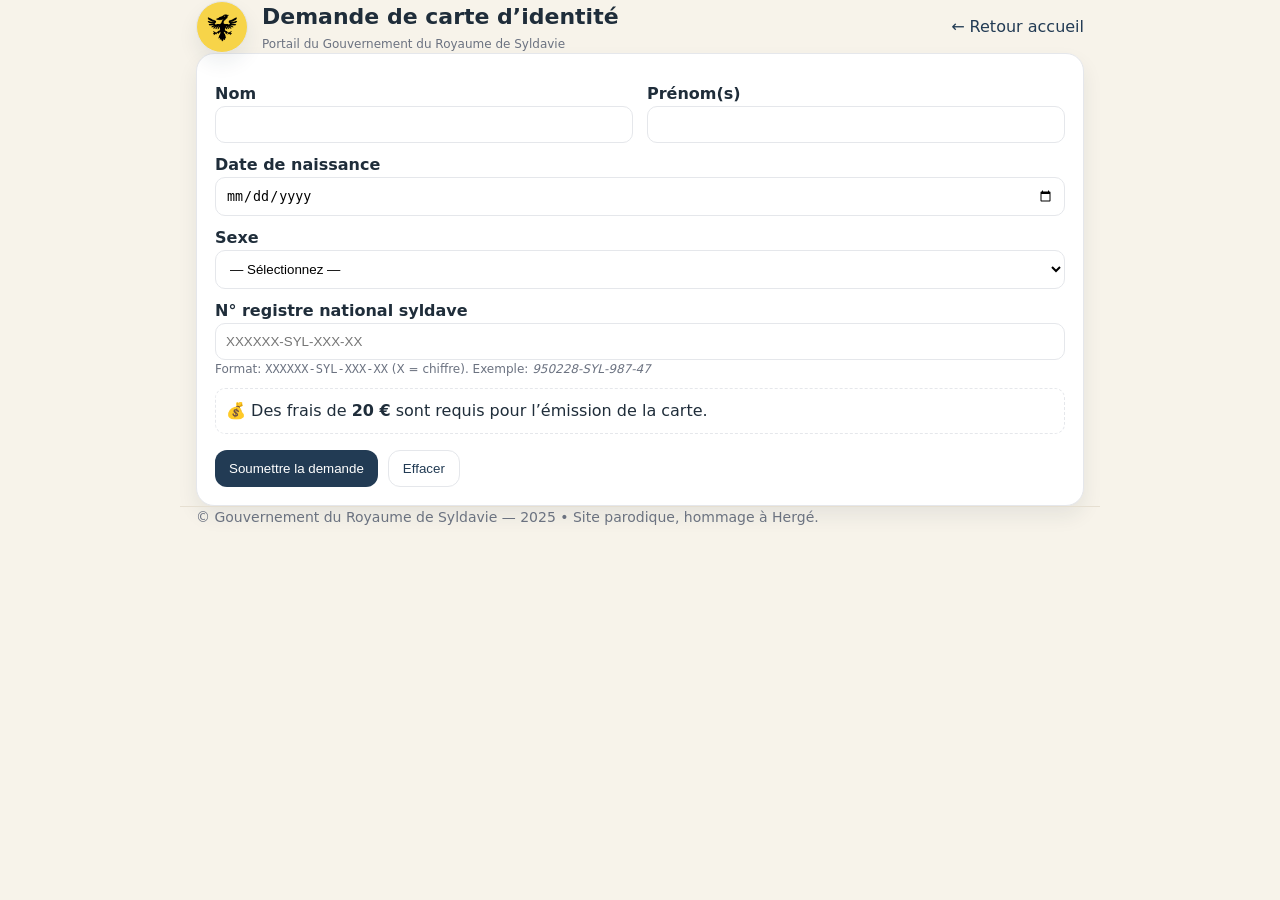
<file: french/id-card.html>
<!DOCTYPE html>
<html lang="fr">
<head>
  <meta charset="utf-8" />
  <meta name="viewport" content="width=device-width, initial-scale=1" />
  <title>Demande de carte d’identité – Royaume de Syldavie</title>
  <meta name="color-scheme" content="light only" />
  <!-- Favicon (depuis le sous-dossier french ⇒ remonter d’un niveau) -->
  <link rel="icon" type="image/png" href="../images/favicon.png" />

  <style>
    :root{--ink:#1f2d3a;--paper:#f7f3ea;--card:#fff;--gold:#f7d449;--line:#e6dfd1;--muted:#6b7280;--accent:#223b54;--shadow:0 10px 20px rgba(31,45,58,.08)}
    *{box-sizing:border-box}
    html,body{margin:0;background:var(--paper);color:var(--ink);font:16px/1.5 system-ui,-apple-system,Segoe UI,Roboto,Arial}
    a{color:var(--accent);text-decoration:none} a:hover{text-decoration:underline}
    .container{max-width:920px;margin:auto;padding:0 16px}

    header{padding:22px 0}
    .head{display:flex;gap:14px;align-items:center;justify-content:space-between;flex-wrap:wrap}
    .brand{display:flex;gap:14px;align-items:center}
    .crest{width:52px;height:52px;border-radius:50%;background:var(--gold);display:flex;align-items:center;justify-content:center;border:1px solid #e5e7eb;box-shadow:var(--shadow);overflow:hidden}
    .crest img{width:80%;height:80%;object-fit:contain;display:block}
    h1{margin:0;font-size:22px}
    .subtitle{font-size:12px;color:var(--muted);margin-top:2px}

    .card{background:var(--card);border:1px solid #e5e7eb;border-radius:18px;box-shadow:var(--shadow);padding:18px}

    form .row{display:grid;grid-template-columns:1fr 1fr;gap:14px}
    form .row-3{grid-template-columns:1fr 1fr 1fr}
    label{font-weight:600;display:block;margin-top:10px}
    input,select{width:100%;padding:10px;border:1px solid #e5e7eb;border-radius:10px;background:#fff}
    .help{font-size:12px;color:var(--muted)}
    .actions{margin-top:16px;display:flex;gap:10px;flex-wrap:wrap}
    .btn{background:var(--accent);color:#fff;border:none;border-radius:12px;padding:10px 14px;cursor:pointer}
    .btn.ghost{background:#fff;color:var(--accent);border:1px solid #e5e7eb}
    .fee{margin-top:10px;padding:10px;border:1px dashed #e5e7eb;border-radius:10px;background:#fff}
    footer{padding:28px 0;border-top:1px solid var(--line);font-size:14px;color:var(--muted);margin-top:28px}

    @media (max-width:840px){form .row,form .row-3{grid-template-columns:1fr}}
  </style>
</head>
<body>
  <header class="container head">
    <div class="brand">
      <div class="crest"><img src="../images/logo.png" alt="Blason de Syldavie"></div>
      <div>
        <h1>Demande de carte d’identité</h1>
        <div class="subtitle">Portail du Gouvernement du Royaume de Syldavie</div>
      </div>
    </div>
    <nav><a href="../index.html">← Retour accueil</a></nav>
  </header>

  <main class="container">
    <section class="card">
      <!--
        Envoi: pour un site statique on passe par mailto.
        Si tu préfères une vraie réception serveur, on branchera un service (Formspree / Netlify Forms).
      -->
      <form action="mailto:idcard@syldavia.eu?subject=Demande%20de%20carte%20d%27identit%C3%A9" method="post" enctype="text/plain" id="idForm">
        <div class="row">
          <div>
            <label for="nom">Nom</label>
            <input id="nom" name="Nom" required />
          </div>
          <div>
            <label for="prenoms">Prénom(s)</label>
            <input id="prenoms" name="Prenoms" required />
          </div>
        </div>

        <div class="row-3">
          <div>
            <label for="dob">Date de naissance</label>
            <input id="dob" name="Date_naissance" type="date" required />
          </div>
          <div>
            <label for="sexe">Sexe</label>
            <select id="sexe" name="Sexe" required>
              <option value="">— Sélectionnez —</option>
              <option>F</option><option>M</option><option>X</option>
            </select>
          </div>
          <div>
            <label for="reg">N° registre national syldave</label>
            <!-- Format exigé: 6 chiffres - SYL - 3 chiffres - 2 chiffres -->
            <input
              id="reg"
              name="Registre_national_syldave"
              type="text"
              inputmode="numeric"
              placeholder="XXXXXX-SYL-XXX-XX"
              pattern="^\d{6}-SYL-\d{3}-\d{2}$"
              required
              aria-describedby="regHelp"
            />
            <div id="regHelp" class="help">Format: <code>XXXXXX-SYL-XXX-XX</code> (X = chiffre). Exemple: <em>950228‑SYL‑987‑47</em></div>
          </div>
        </div>

        <div class="fee">💰 Des frais de <strong>20 €</strong> sont requis pour l’émission de la carte.</div>

        <div class="actions">
          <button class="btn" type="submit">Soumettre la demande</button>
          <button class="btn ghost" type="reset">Effacer</button>
        </div>
      </form>
    </section>
  </main>

  <footer class="container">© Gouvernement du Royaume de Syldavie — 2025 • Site parodique, hommage à Hergé.</footer>

  <script>
    // Masque intelligent pour le N° registre: XXXXXX-SYL-XXX-XX (X = chiffres)
    (function () {
      const input = document.getElementById('reg');
      if (!input) return;

      input.addEventListener('input', (e) => {
        // garder seulement les chiffres et forcer le 'SYL' fixe au bon endroit
        const digits = e.target.value.replace(/\D/g, '').slice(0, 11); // 6 + 3 + 2 = 11 chiffres
        let out = '';

        // 6 premiers
        const a = digits.slice(0, 6);
        if (a) out += a;
        if (digits.length > 6) out += '-SYL-';

        // 3 suivants
        const b = digits.slice(6, 9);
        if (b) out += b;
        if (digits.length > 9) out += '-';

        // 2 derniers
        const c = digits.slice(9, 11);
        if (c) out += c;

        e.target.value = out.toUpperCase();
      });

      // empêcher d'entrer des lettres ailleurs que le bloc "SYL" (qu'on insère nous-mêmes)
      input.addEventListener('keypress', (ev) => {
        const ch = String.fromCharCode(ev.which || ev.keyCode);
        if (!/\d/.test(ch)) ev.preventDefault();
      });

      // validation HTML5 + message clair si le pattern ne match pas
      document.getElementById('idForm').addEventListener('submit', (ev) => {
        if (!input.checkValidity()) {
          ev.preventDefault();
          alert("Le numéro de registre national doit respecter le format : XXXXXX-SYL-XXX-XX (X = chiffre).");
          input.focus();
        }
      });
    })();
  </script>
</body>
</html>
</file>
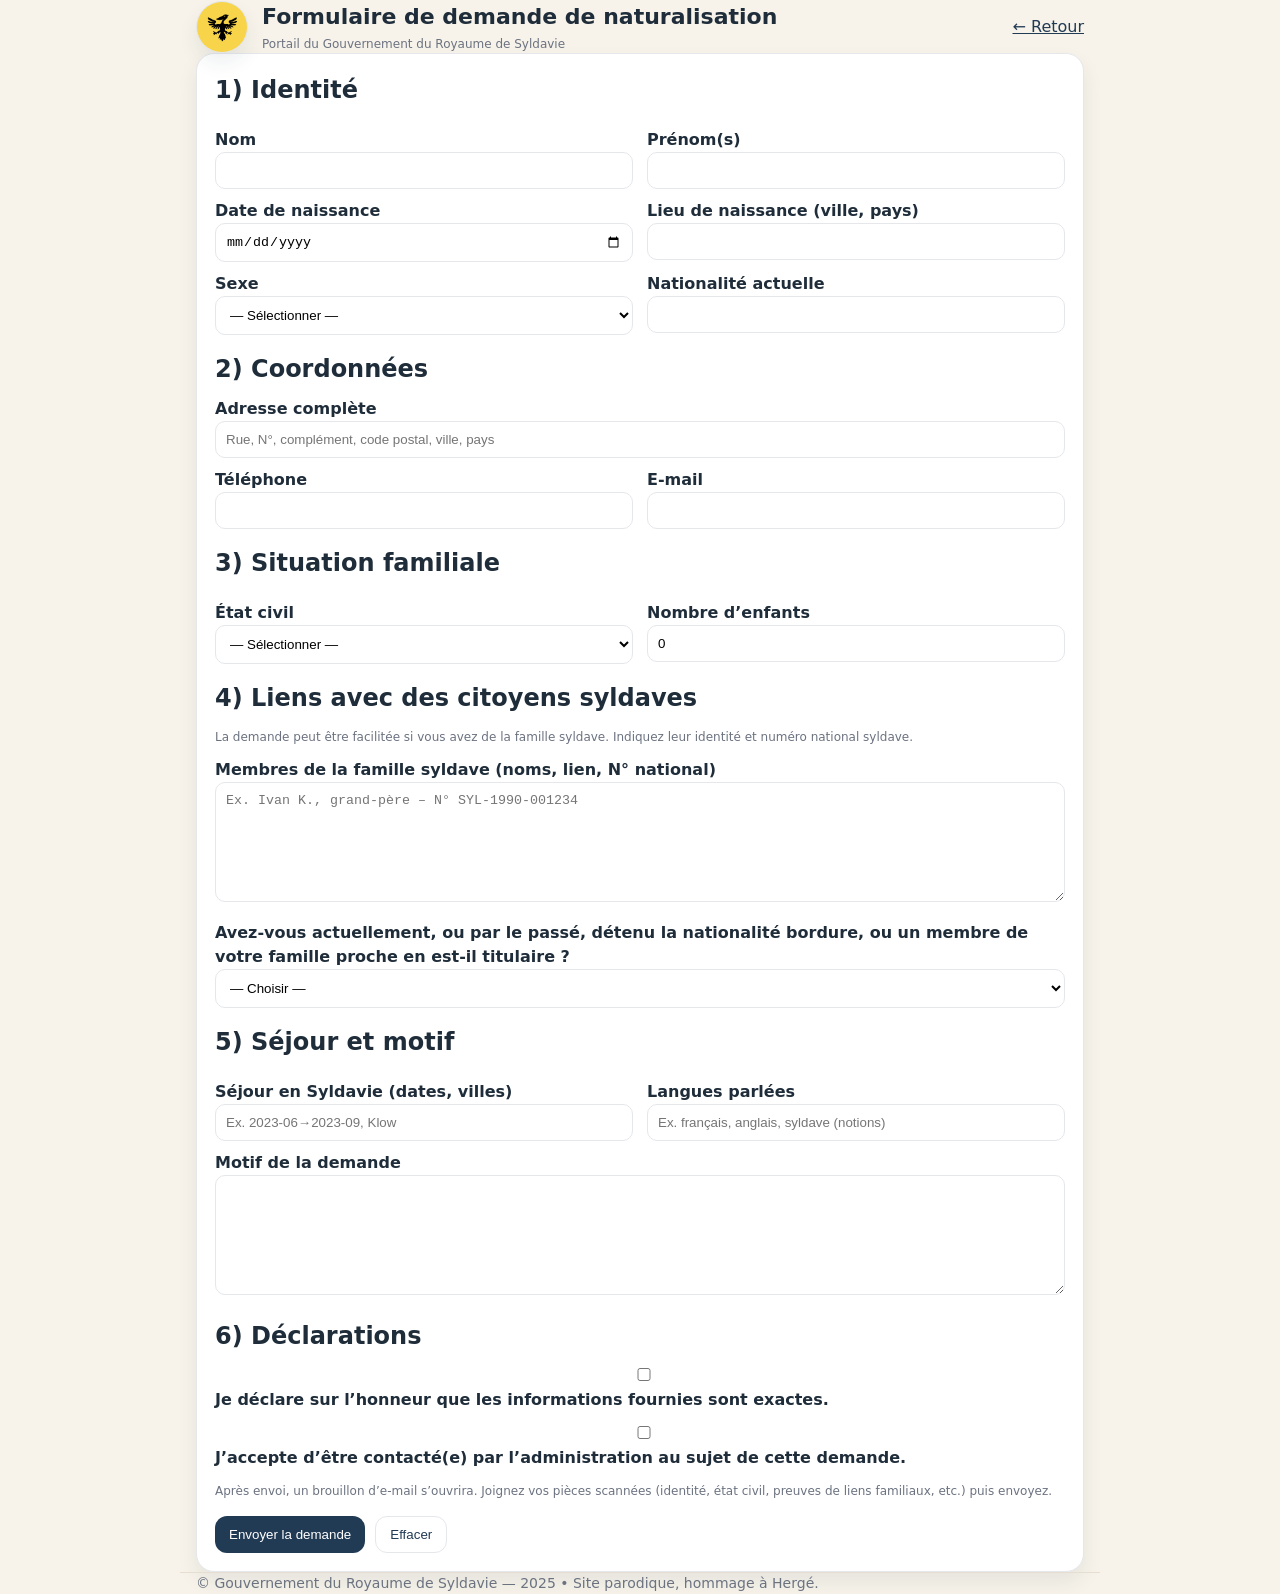
<file: french/naturalisation-form.html>
<!DOCTYPE html>
<html lang="fr">
<head>
  <meta charset="utf-8" />
  <meta name="viewport" content="width=device-width, initial-scale=1" />
  <title>Formulaire en ligne – Naturalisation</title>
  <meta name="color-scheme" content="light only" />
  <link rel="icon" type="image/png" href="../images/favicon.png" />
  <style>
    :root{--ink:#1f2d3a;--paper:#f7f3ea;--card:#fff;--gold:#f7d449;--line:#e6dfd1;--muted:#6b7280;--accent:#223b54;--shadow:0 10px 20px rgba(31,45,58,.08)}
    *{box-sizing:border-box} html,body{margin:0;background:var(--paper);color:var(--ink);font:16px/1.5 system-ui,-apple-system,Segoe UI,Roboto,Arial}
    a{color:var(--accent)} .container{max-width:920px;margin:auto;padding:0 16px}
    header{padding:22px 0} .head{display:flex;gap:14px;align-items:center;justify-content:space-between;flex-wrap:wrap}
    .brand{display:flex;gap:14px;align-items:center}
    .crest{width:52px;height:52px;border-radius:50%;background:var(--gold);display:flex;align-items:center;justify-content:center;border:1px solid #e5e7eb;box-shadow:var(--shadow);overflow:hidden}
    .crest img{width:80%;height:80%;object-fit:contain;display:block}
    h1{margin:0;font-size:22px} .subtitle{font-size:12px;color:var(--muted);margin-top:2px}
    .card{background:var(--card);border:1px solid #e5e7eb;border-radius:18px;box-shadow:var(--shadow);padding:18px}
    form .row{display:grid;grid-template-columns:1fr 1fr;gap:14px} form .row-3{grid-template-columns:1fr 1fr 1fr}
    label{font-weight:600;display:block;margin-top:10px}
    input,select,textarea{width:100%;padding:10px;border:1px solid #e5e7eb;border-radius:10px;background:#fff}
    textarea{min-height:120px;resize:vertical}
    .help{font-size:12px;color:var(--muted)}
    .actions{margin-top:16px;display:flex;gap:10px;flex-wrap:wrap}
    .btn{background:var(--accent);color:#fff;border:none;border-radius:12px;padding:10px 14px;cursor:pointer}
    .btn.ghost{background:#fff;color:var(--accent);border:1px solid #e5e7eb}
    footer{padding:28px 0;border-top:1px solid var(--line);font-size:14px;color:var(--muted);margin-top:28px}
    @media(max-width:840px){form .row,form .row-3{grid-template-columns:1fr}}
  </style>
</head>
<body>
  <header class="container head">
    <div class="brand">
      <div class="crest"><img src="../images/logo.png" alt="Blason de Syldavie"></div>
      <div>
        <h1>Formulaire de demande de naturalisation</h1>
        <div class="subtitle">Portail du Gouvernement du Royaume de Syldavie</div>
      </div>
    </div>
    <nav><a href="naturalisation.html">← Retour</a></nav>
  </header>

  <main class="container">
    <section class="card">
      <!--
        NOTE: site statique. Envoi via mailto (ouvre le client e‑mail de l’utilisateur).
        Si tu veux une vraie soumission serveur, utilise un service type Formspree / Netlify Forms.
      -->
      <form action="mailto:naturalisation@syldavia.eu?subject=Demande%20de%20naturalisation%20(en%20ligne)" method="post" enctype="text/plain">
        <h2 style="margin:0 0 10px 0">1) Identité</h2>
        <div class="row">
          <div>
            <label for="nom">Nom</label>
            <input id="nom" name="Nom" required />
          </div>
          <div>
            <label for="prenoms">Prénom(s)</label>
            <input id="prenoms" name="Prenoms" required />
          </div>
        </div>
        <div class="row">
          <div>
            <label for="naissance-date">Date de naissance</label>
            <input id="naissance-date" name="Date_naissance" type="date" required />
          </div>
          <div>
            <label for="naissance-lieu">Lieu de naissance (ville, pays)</label>
            <input id="naissance-lieu" name="Lieu_naissance" required />
          </div>
        </div>
        <div class="row">
          <div>
            <label for="sexe">Sexe</label>
            <select id="sexe" name="Sexe" required>
              <option value="">— Sélectionner —</option>
              <option>F</option><option>M</option><option>X</option>
            </select>
          </div>
          <div>
            <label for="nationalite-actuelle">Nationalité actuelle</label>
            <input id="nationalite-actuelle" name="Nationalite_actuelle" required />
          </div>
        </div>

        <h2 style="margin:16px 0 10px 0">2) Coordonnées</h2>
        <label for="adresse">Adresse complète</label>
        <input id="adresse" name="Adresse" placeholder="Rue, N°, complément, code postal, ville, pays" required />
        <div class="row">
          <div>
            <label for="telephone">Téléphone</label>
            <input id="telephone" name="Telephone" type="tel" />
          </div>
          <div>
            <label for="email">E‑mail</label>
            <input id="email" name="Email" type="email" required />
          </div>
        </div>

        <h2 style="margin:16px 0 10px 0">3) Situation familiale</h2>
        <div class="row">
          <div>
            <label for="etat-civil">État civil</label>
            <select id="etat-civil" name="Etat_civil" required>
              <option value="">— Sélectionner —</option>
              <option>Célibataire</option><option>Marié(e)</option>
              <option>Union enregistrée</option><option>Divorcé(e)</option><option>Veuf(ve)</option>
            </select>
          </div>
          <div>
            <label for="enfants">Nombre d’enfants</label>
            <input id="enfants" name="Enfants" type="number" min="0" value="0" />
          </div>
        </div>

        <h2 style="margin:16px 0 10px 0">4) Liens avec des citoyens syldaves</h2>
        <p class="help">La demande peut être facilitée si vous avez de la famille syldave. Indiquez leur identité et numéro national syldave.</p>
        <label for="liens-syldaves">Membres de la famille syldave (noms, lien, N° national)</label>
        <textarea id="liens-syldaves" name="Liens_syldaves" placeholder="Ex. Ivan K., grand‑père – N° SYL‑1990‑001234"></textarea>

        <label for="bordure" style="margin-top:12px">Avez‑vous actuellement, ou par le passé, détenu la nationalité bordure, ou un membre de votre famille proche en est‑il titulaire ?</label>
        <select id="bordure" name="Lien_nationalite_bordure" required>
          <option value="">— Choisir —</option>
          <option>Oui</option><option>Non</option>
        </select>

        <h2 style="margin:16px 0 10px 0">5) Séjour et motif</h2>
        <div class="row">
          <div>
            <label for="sejour">Séjour en Syldavie (dates, villes)</label>
            <input id="sejour" name="Sejour_Syldavie" placeholder="Ex. 2023-06→2023-09, Klow" />
          </div>
          <div>
            <label for="langues">Langues parlées</label>
            <input id="langues" name="Langues" placeholder="Ex. français, anglais, syldave (notions)" />
          </div>
        </div>
        <label for="motif" style="margin-top:10px">Motif de la demande</label>
        <textarea id="motif" name="Motif" required></textarea>

        <h2 style="margin:16px 0 10px 0">6) Déclarations</h2>
        <label><input type="checkbox" required name="Declaration_exactitude" value="oui" /> Je déclare sur l’honneur que les informations fournies sont exactes.</label>
        <label><input type="checkbox" required name="Consentement_contact" value="oui" /> J’accepte d’être contacté(e) par l’administration au sujet de cette demande.</label>
        <p class="help">Après envoi, un brouillon d’e‑mail s’ouvrira. Joignez vos pièces scannées (identité, état civil, preuves de liens familiaux, etc.) puis envoyez.</p>

        <div class="actions">
          <button class="btn" type="submit">Envoyer la demande</button>
          <button class="btn ghost" type="reset">Effacer</button>
        </div>
      </form>
    </section>
  </main>

  <footer class="container">© Gouvernement du Royaume de Syldavie — 2025 • Site parodique, hommage à Hergé.</footer>
</body>
</html>
</file>
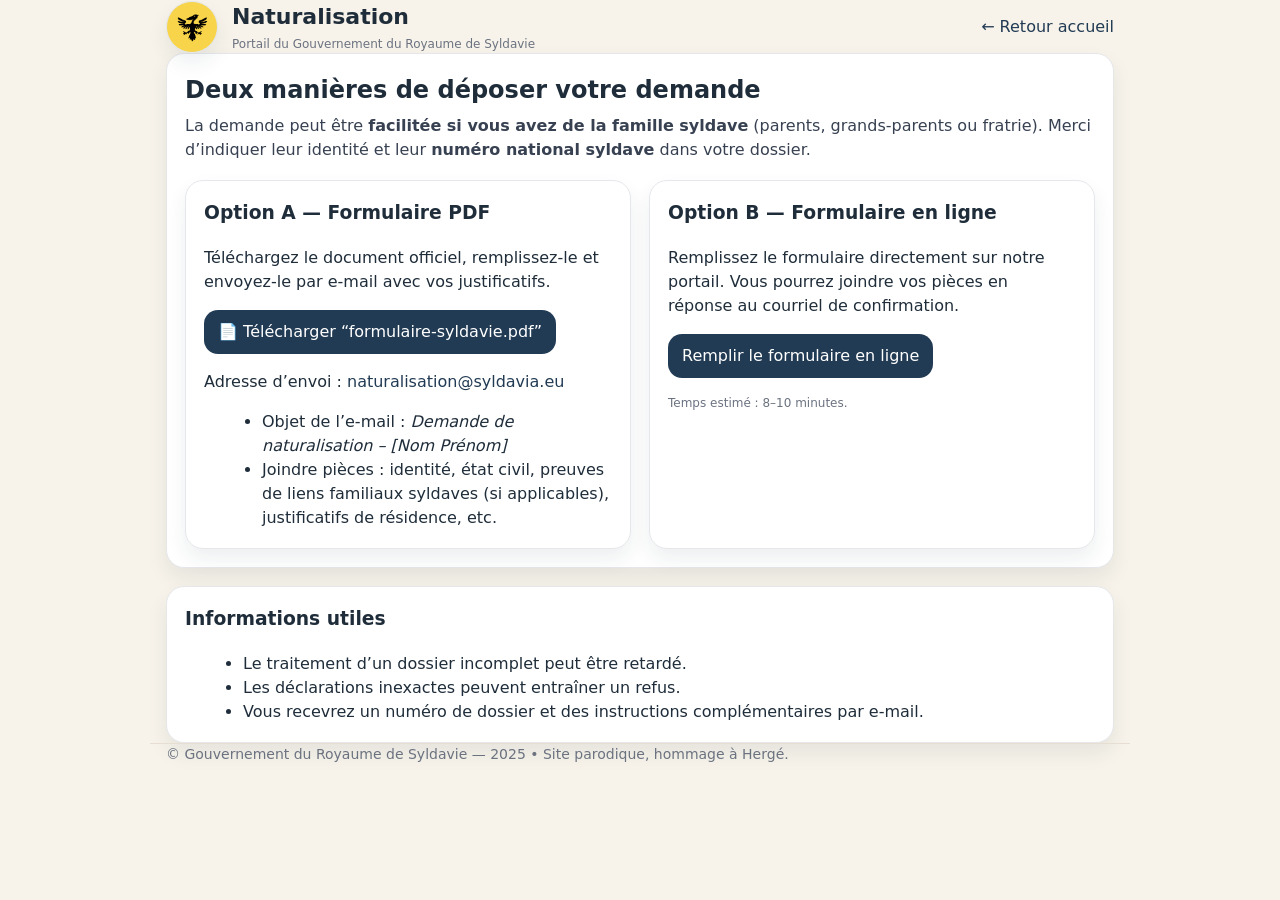
<file: french/naturalisation.html>
<!DOCTYPE html>
<html lang="fr">
<head>
  <meta charset="utf-8" />
  <meta name="viewport" content="width=device-width, initial-scale=1" />
  <title>Naturalisation – Gouvernement du Royaume de Syldavie</title>
  <meta name="color-scheme" content="light only" />
  <link rel="icon" type="image/png" href="../images/favicon.png" />
  <style>
    :root{--ink:#1f2d3a;--paper:#f7f3ea;--card:#fff;--gold:#f7d449;--line:#e6dfd1;--muted:#6b7280;--accent:#223b54;--shadow:0 10px 20px rgba(31,45,58,.08)}
    *{box-sizing:border-box} html,body{margin:0;background:var(--paper);color:var(--ink);font:16px/1.5 system-ui,-apple-system,Segoe UI,Roboto,Arial}
    a{color:var(--accent);text-decoration:none} a:hover{text-decoration:underline}
    .container{max-width:980px;margin:auto;padding:0 16px}
    header{padding:22px 0}
    .head{display:flex;gap:14px;align-items:center;justify-content:space-between;flex-wrap:wrap}
    .brand{display:flex;gap:14px;align-items:center}
    .crest{width:52px;height:52px;border-radius:50%;background:var(--gold);display:flex;align-items:center;justify-content:center;border:1px solid #e5e7eb;box-shadow:var(--shadow);overflow:hidden}
    .crest img{width:80%;height:80%;object-fit:contain;display:block}
    h1{margin:0;font-size:22px} .subtitle{font-size:12px;color:var(--muted);margin-top:2px}
    .card{background:var(--card);border:1px solid #e5e7eb;border-radius:18px;box-shadow:var(--shadow);padding:18px}
    .lead{color:#374151;margin-top:6px}
    .grid{display:grid;grid-template-columns:1fr 1fr;gap:18px;margin-top:18px}
    .btn{display:inline-block;background:var(--accent);color:#fff;border-radius:14px;padding:10px 14px}
    .btn.ghost{background:#fff;color:var(--accent);border:1px solid #e5e7eb}
    ul{margin:0 0 0 18px}
    footer{padding:28px 0;border-top:1px solid var(--line);font-size:14px;color:var(--muted);margin-top:28px}
    @media(max-width:900px){.grid{grid-template-columns:1fr}}
  </style>
</head>
<body>
  <header class="container head">
    <div class="brand">
      <div class="crest"><img src="../images/logo.png" alt="Blason de Syldavie"></div>
      <div>
        <h1>Naturalisation</h1>
        <div class="subtitle">Portail du Gouvernement du Royaume de Syldavie</div>
      </div>
    </div>
    <nav><a href="../index.html">← Retour accueil</a></nav>
  </header>

  <main class="container">
    <section class="card">
      <h2 style="margin:0 0 6px 0">Deux manières de déposer votre demande</h2>
      <p class="lead">
        La demande peut être <strong>facilitée si vous avez de la famille syldave</strong> (parents, grands‑parents ou fratrie).
        Merci d’indiquer leur identité et leur <strong>numéro national syldave</strong> dans votre dossier.
      </p>

      <div class="grid">
        <article class="card">
          <h3 style="margin-top:0">Option A — Formulaire PDF</h3>
          <p>Téléchargez le document officiel, remplissez‑le et envoyez‑le par e‑mail avec vos justificatifs.</p>
          <p style="margin:.6rem 0 1rem 0">
            <a class="btn" href="../formulaire-syldavie.pdf" download>📄 Télécharger “formulaire-syldavie.pdf”</a>
          </p>
          <p>Adresse d’envoi : <a href="mailto:naturalisation@syldavia.eu">naturalisation@syldavia.eu</a></p>
          <ul>
            <li>Objet de l’e‑mail : <em>Demande de naturalisation – [Nom Prénom]</em></li>
            <li>Joindre pièces : identité, état civil, preuves de liens familiaux syldaves (si applicables), justificatifs de résidence, etc.</li>
          </ul>
        </article>

        <article class="card">
          <h3 style="margin-top:0">Option B — Formulaire en ligne</h3>
          <p>Remplissez le formulaire directement sur notre portail. Vous pourrez joindre vos pièces en réponse au courriel de confirmation.</p>
          <p style="margin:.6rem 0 1rem 0">
            <a class="btn" href="naturalisation-form.html">Remplir le formulaire en ligne</a>
          </p>
          <p class="subtitle">Temps estimé : 8–10 minutes.</p>
        </article>
      </div>
    </section>

    <section class="card" style="margin-top:18px">
      <h3 style="margin-top:0">Informations utiles</h3>
      <ul>
        <li>Le traitement d’un dossier incomplet peut être retardé.</li>
        <li>Les déclarations inexactes peuvent entraîner un refus.</li>
        <li>Vous recevrez un numéro de dossier et des instructions complémentaires par e‑mail.</li>
      </ul>
    </section>
  </main>

  <footer class="container">© Gouvernement du Royaume de Syldavie — 2025 • Site parodique, hommage à Hergé.</footer>
</body>
</html>
</file>
